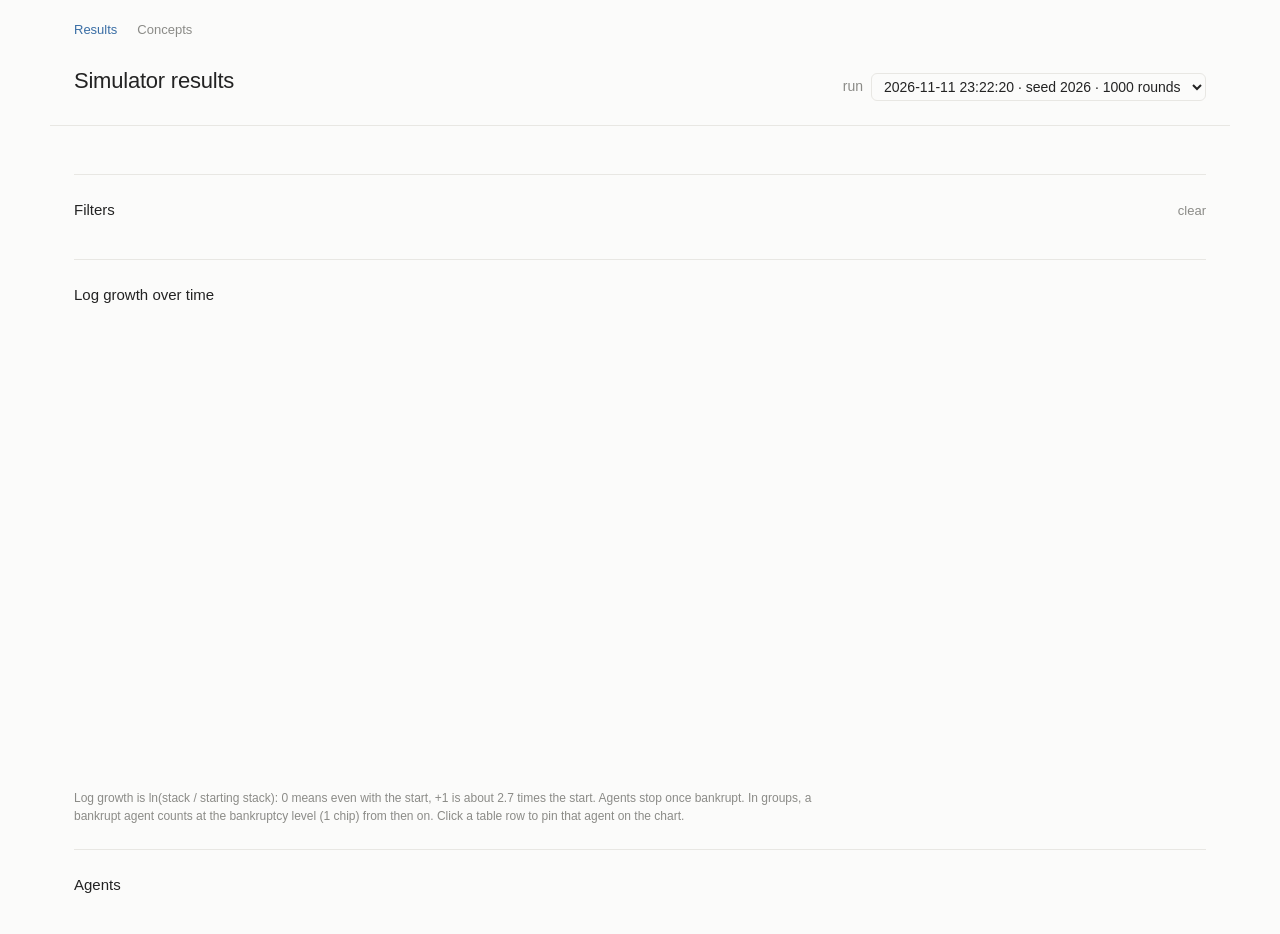
<file: index.html>
<!doctype html>
<html lang="en">
<head>
  <meta charset="utf-8">
  <meta name="viewport" content="width=device-width, initial-scale=1">
  <title>Simulator Results</title>
  <!-- the site lives in ui/, this page only forwards visitors there (used by GitHub Pages) -->
  <meta http-equiv="refresh" content="0; url=ui/">
  <link rel="canonical" href="ui/">
  <style>
    body { margin: 40px 24px; font-family: -apple-system, BlinkMacSystemFont, "Segoe UI", Arial, sans-serif; font-weight: 400; color: #8b8b87; background: #fbfbfa; }
    a { color: #3a6ea5; }
    @media (prefers-color-scheme: dark) { body { background: #151515; } a { color: #82a9d4; } }
  </style>
</head>
<body>
  <p>Opening the <a href="ui/">simulator results</a>…</p>
</body>
</html>
</file>
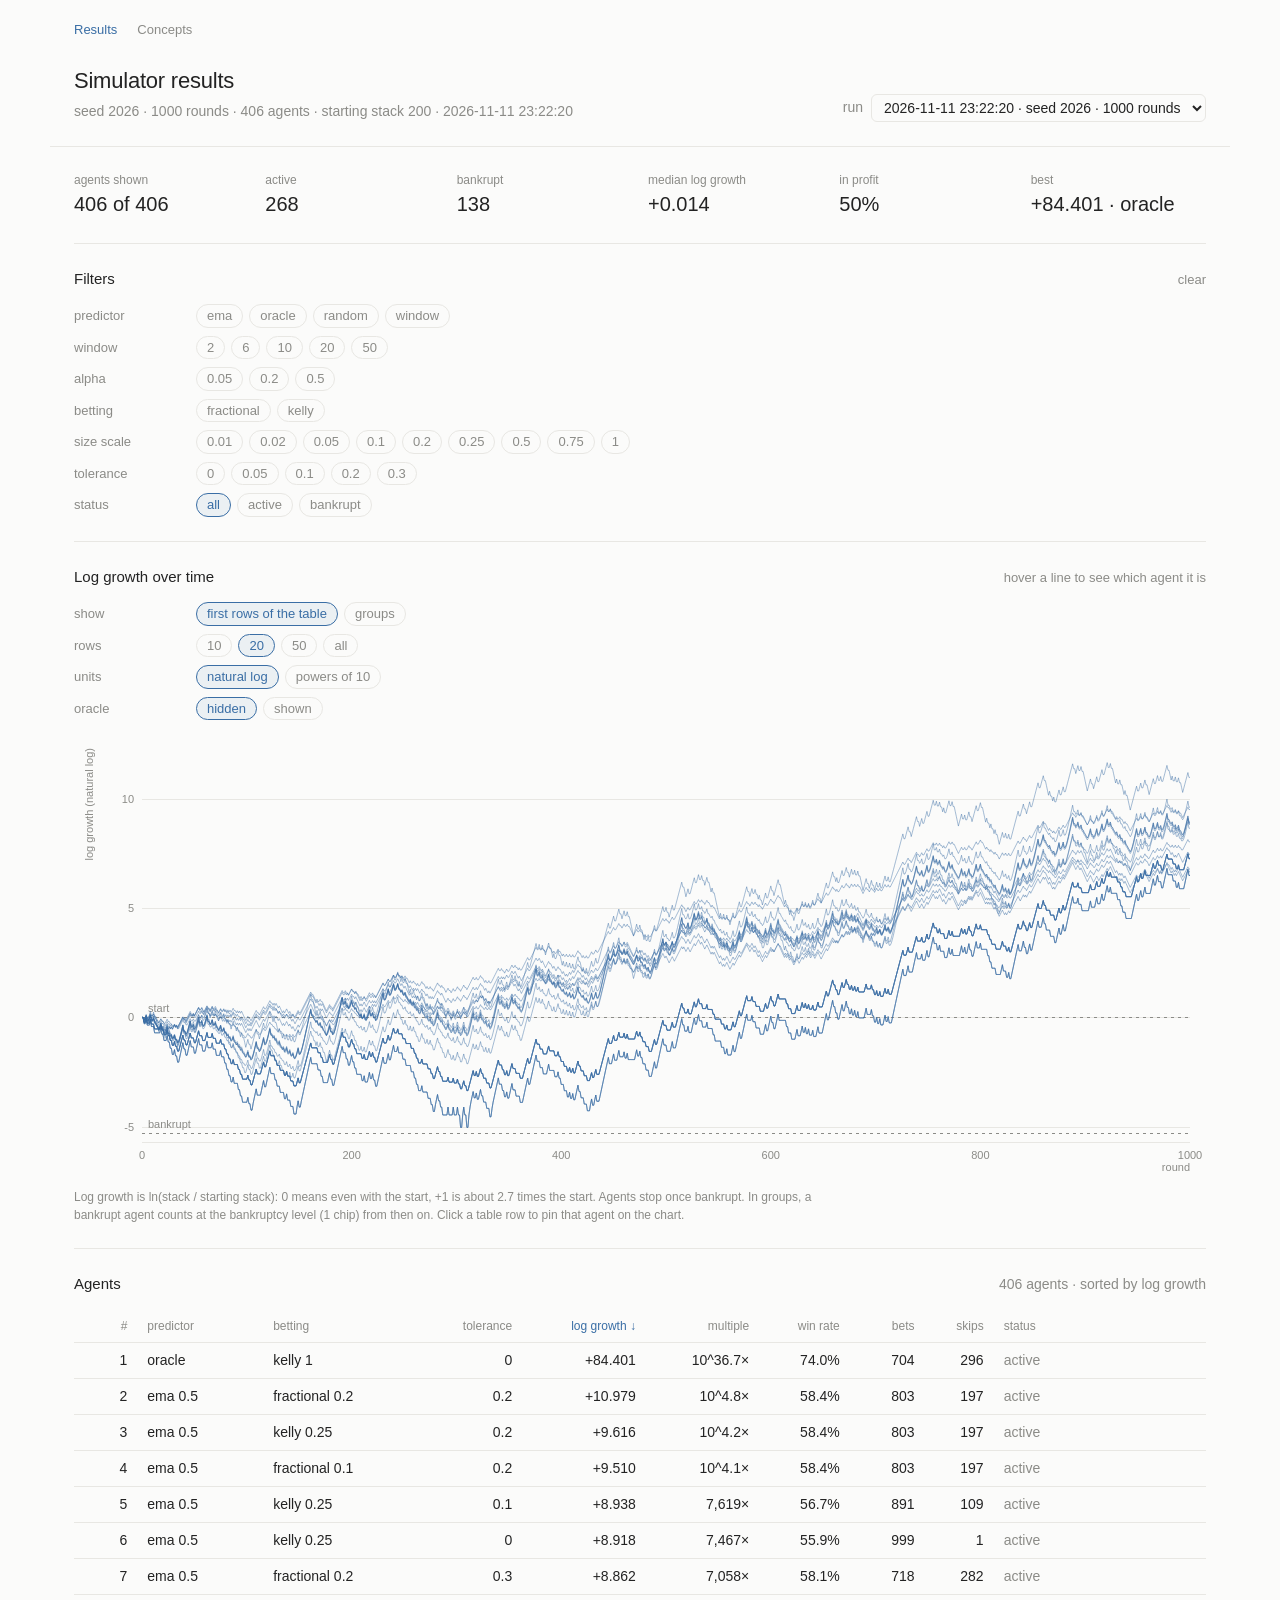
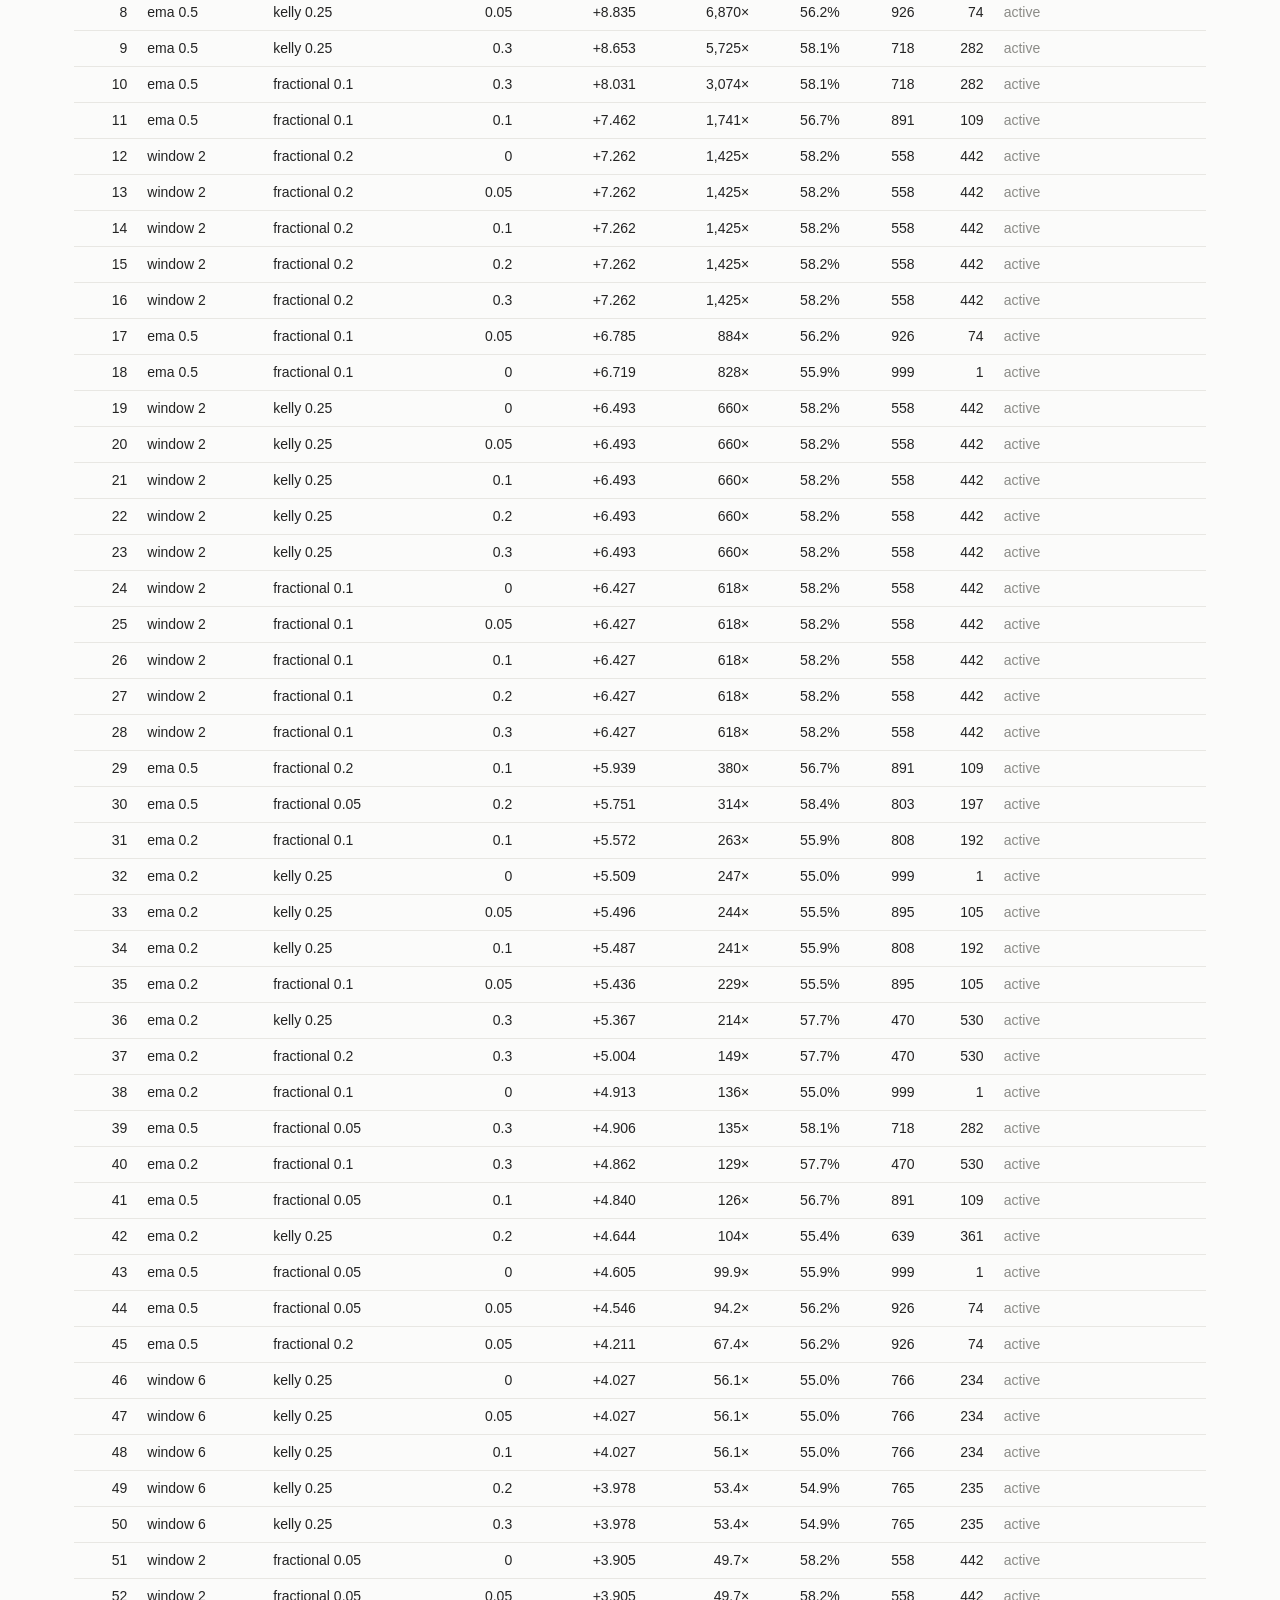
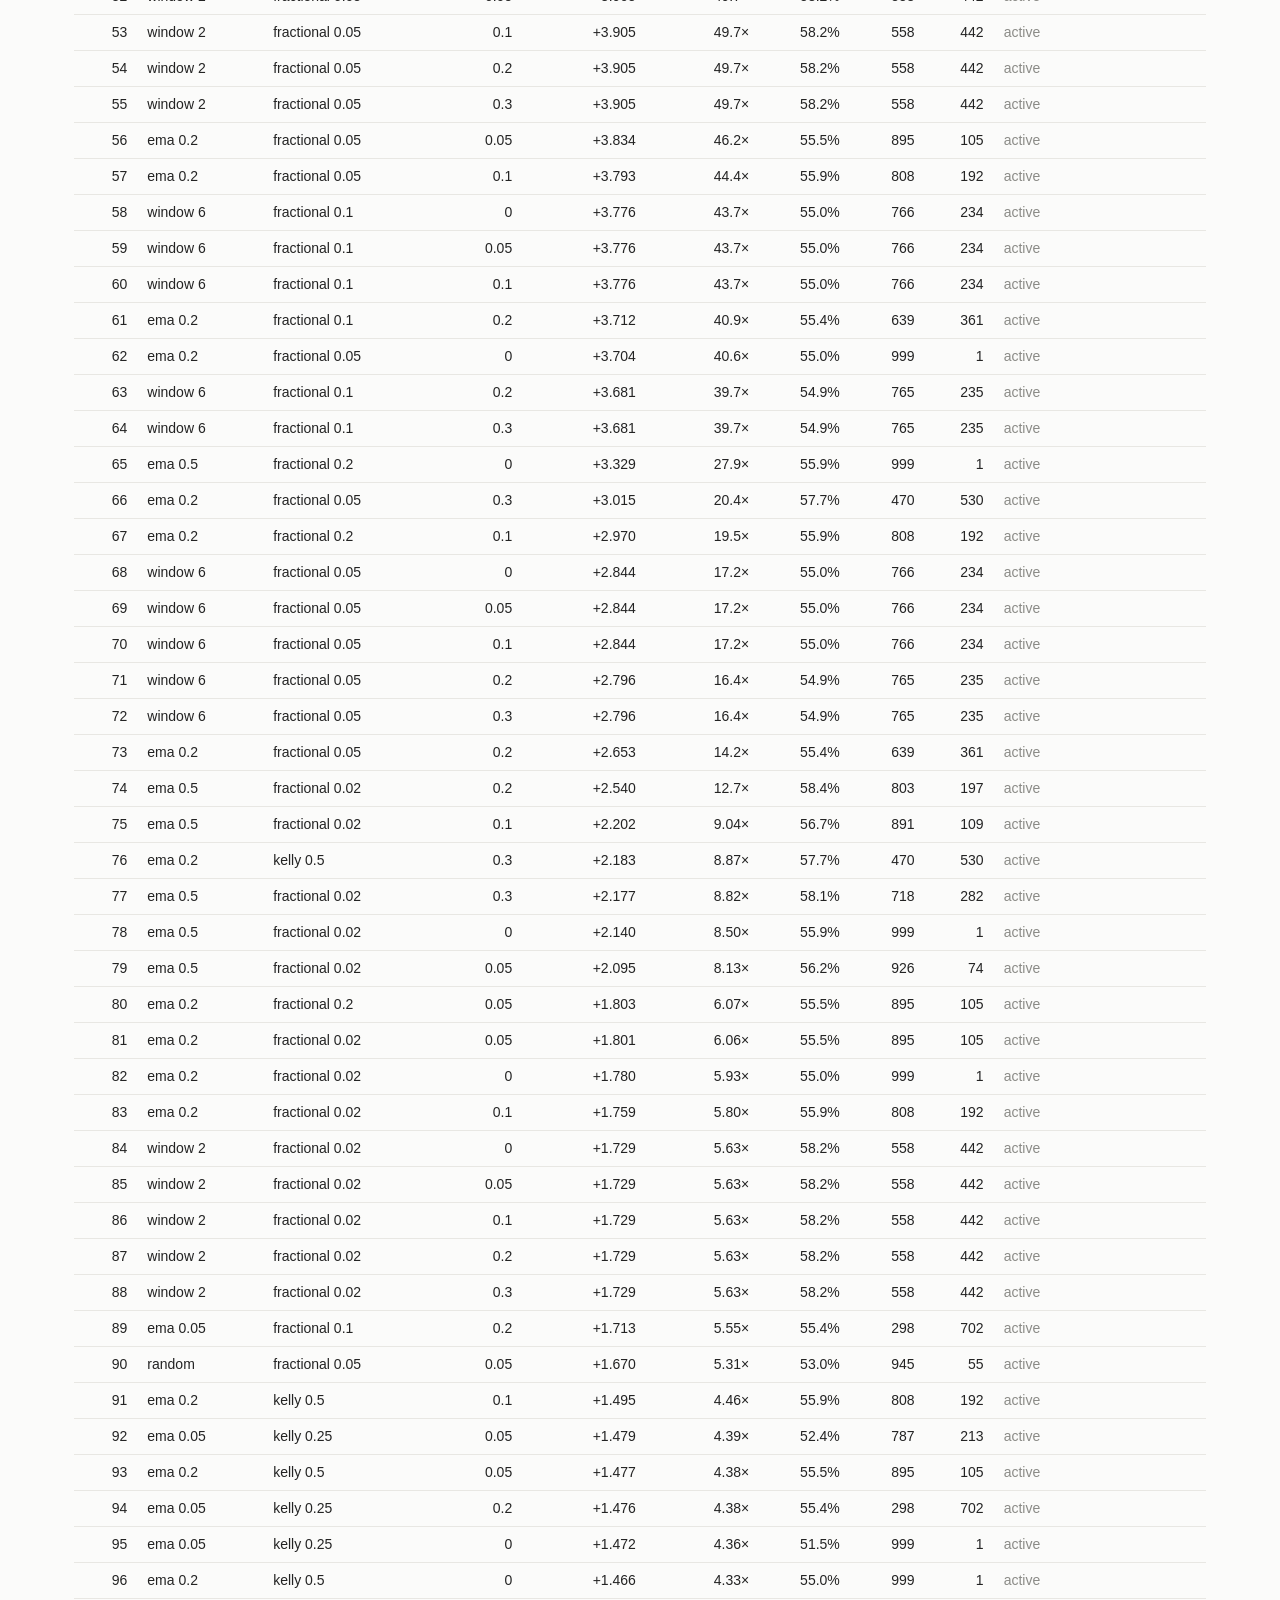
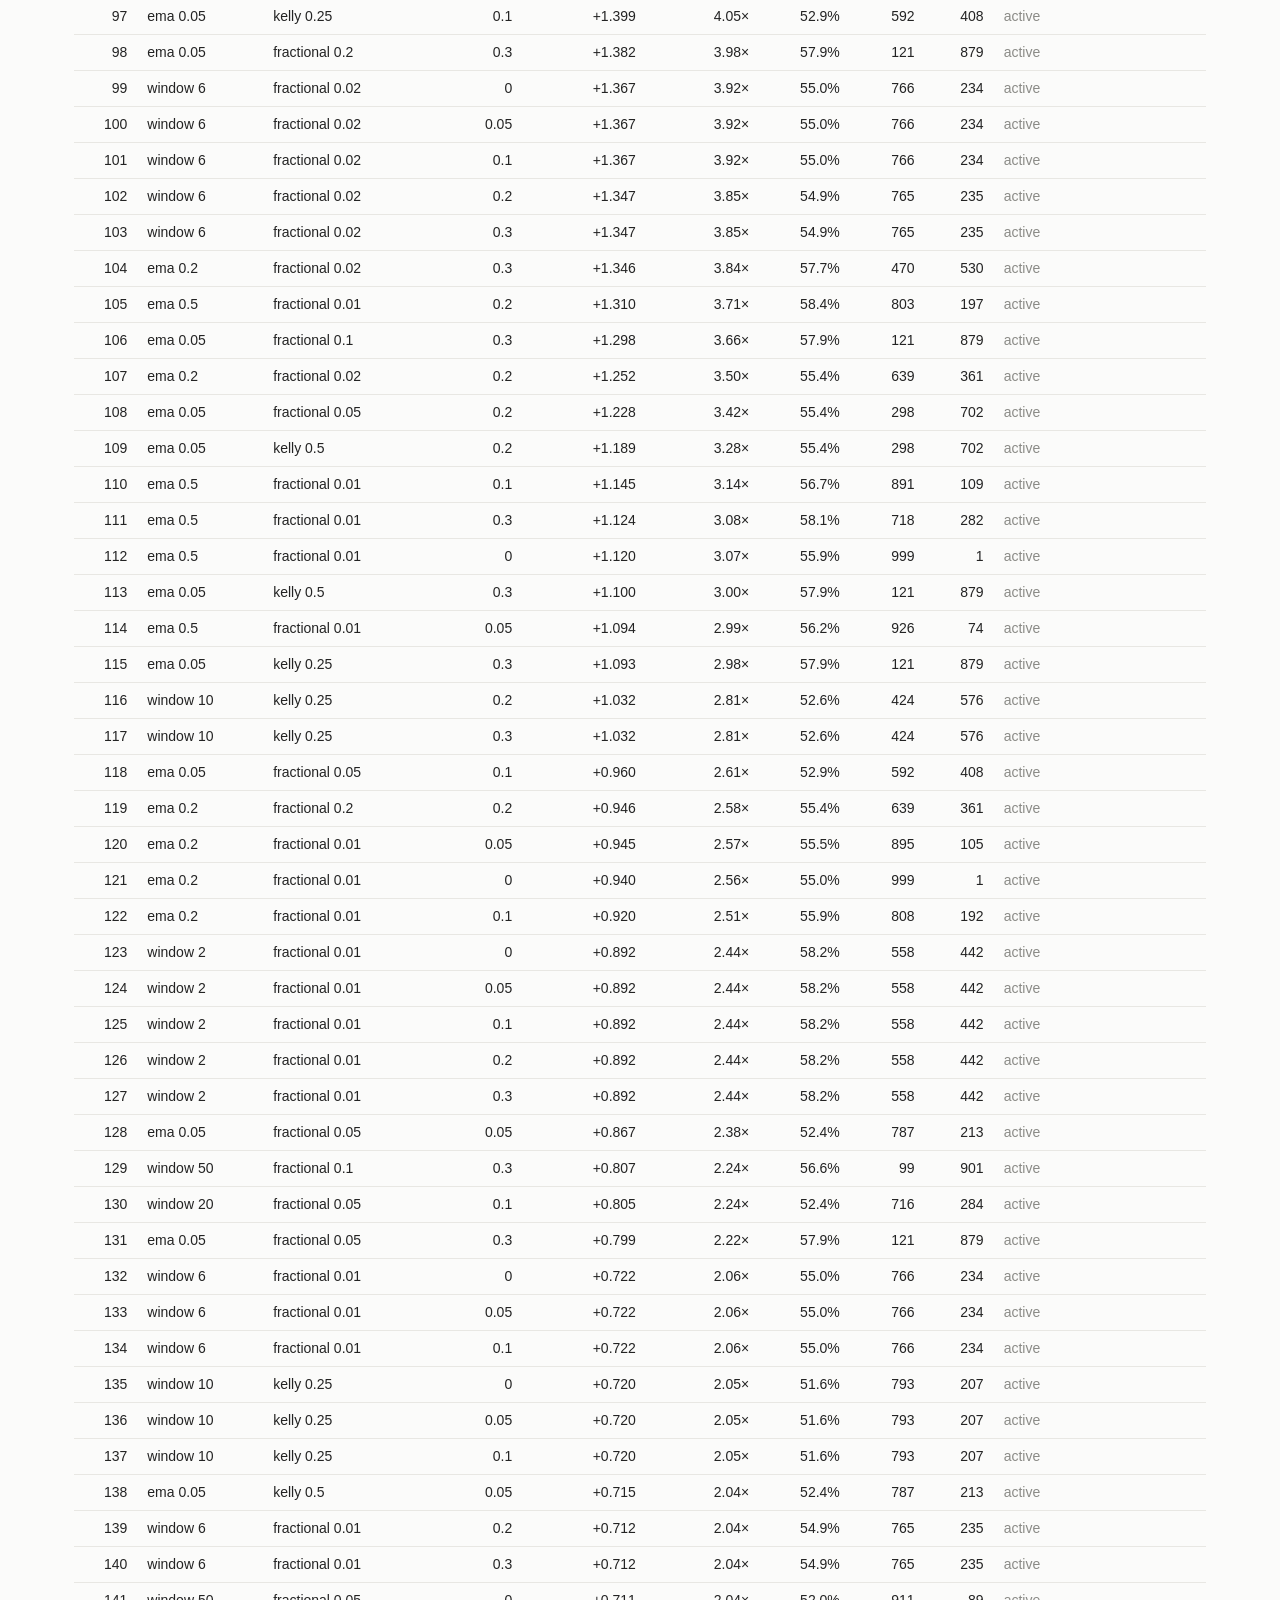
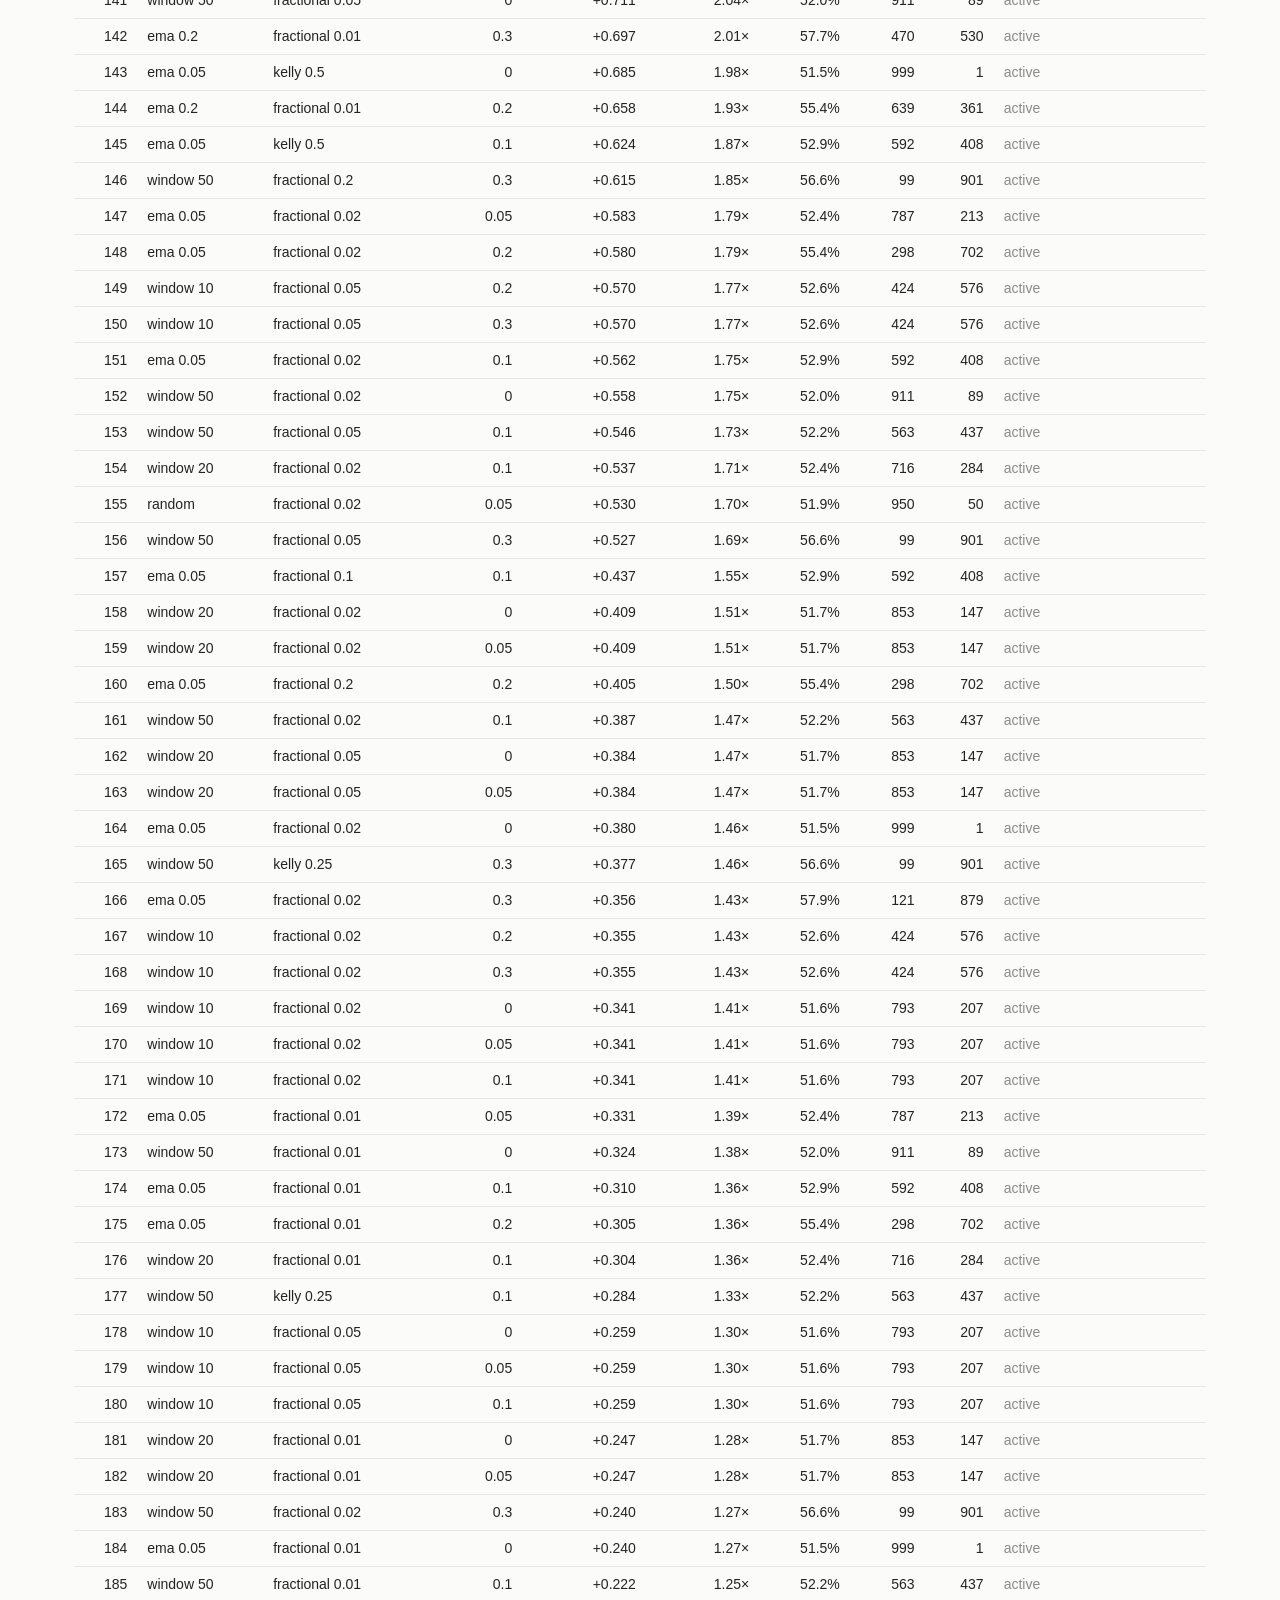
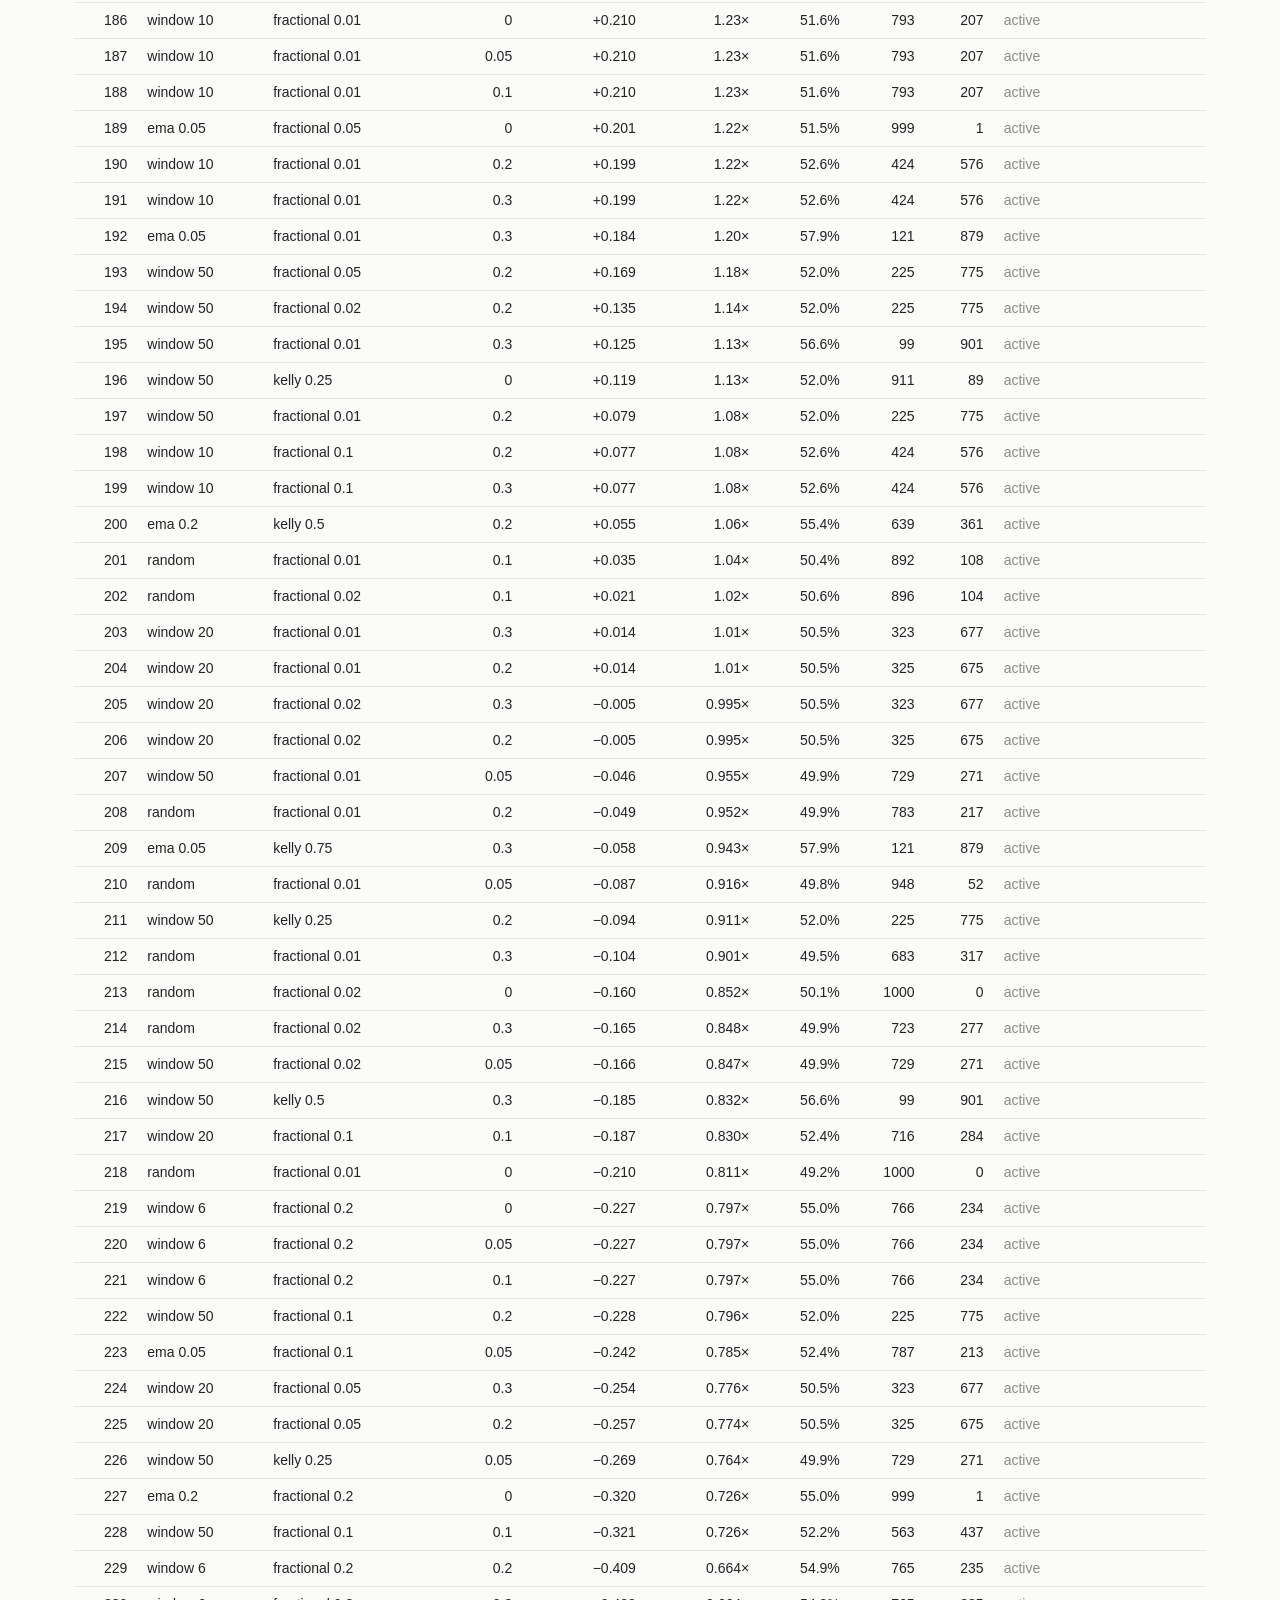
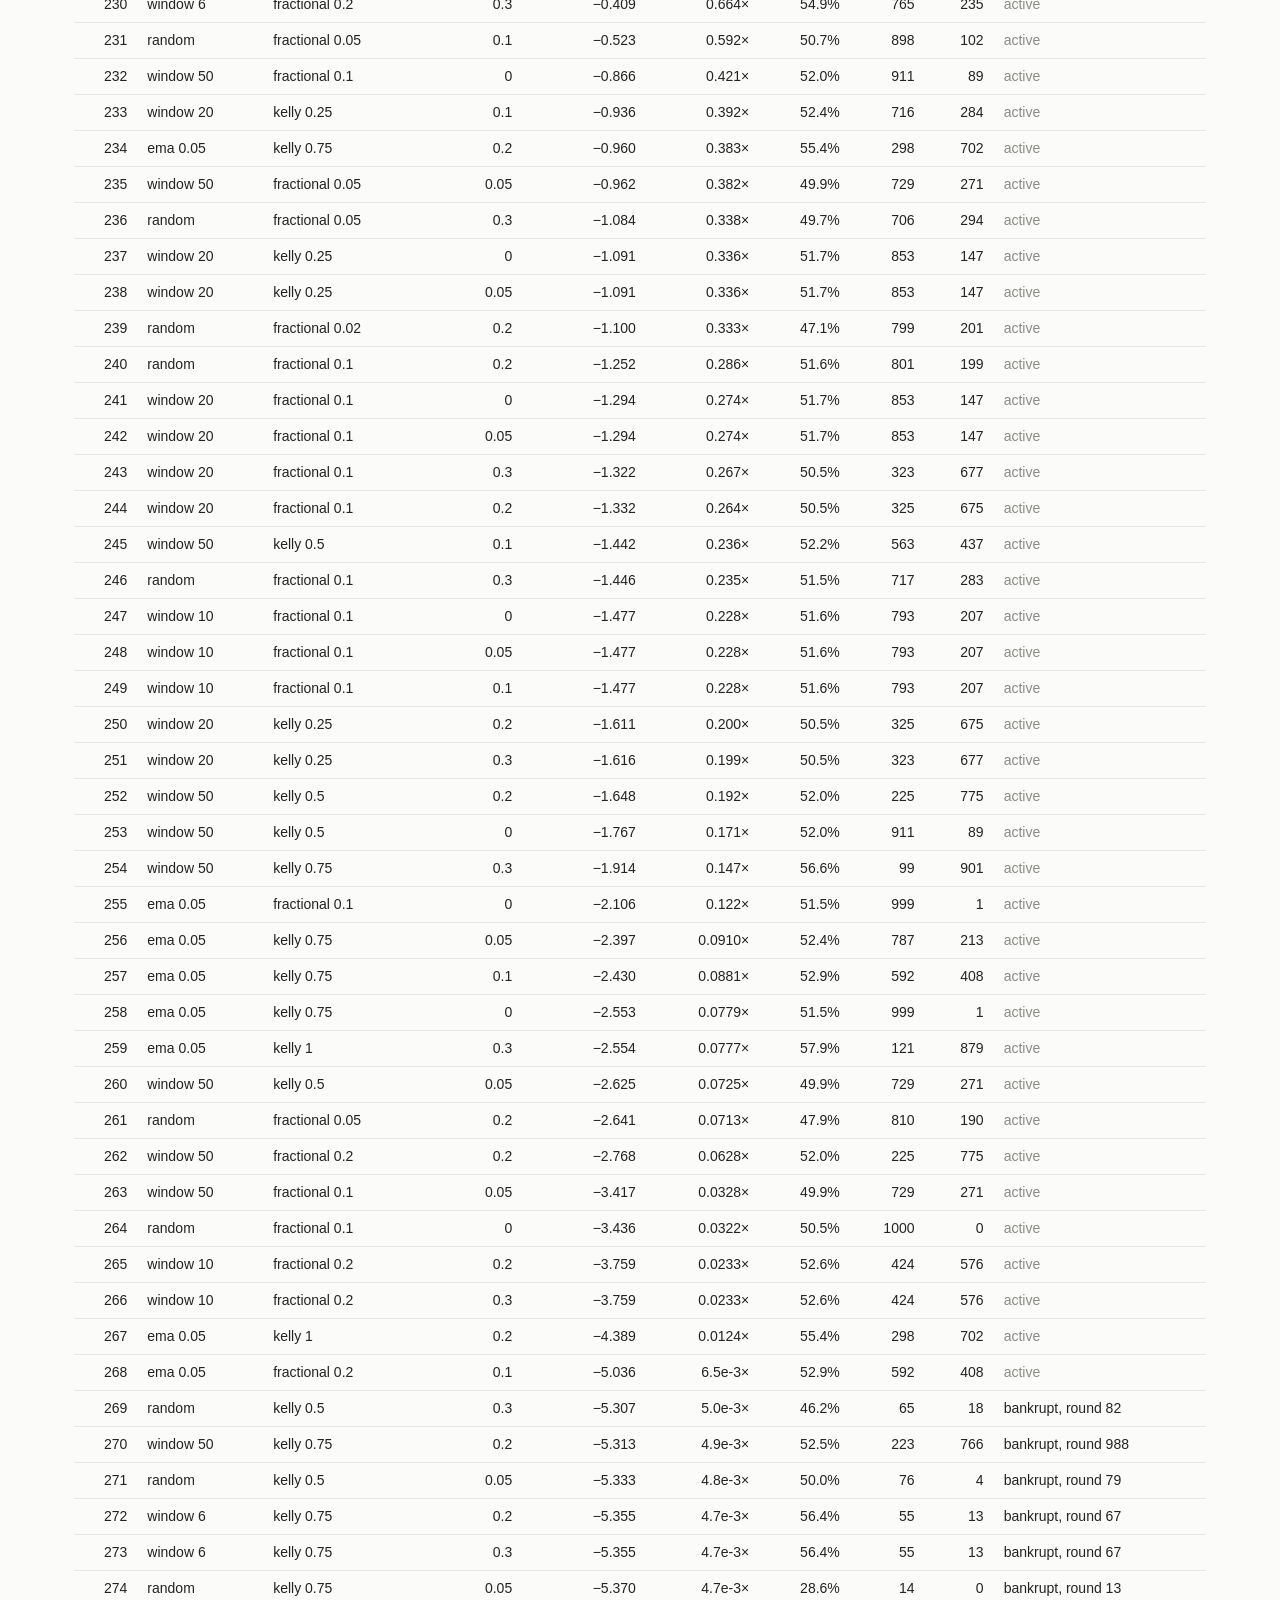
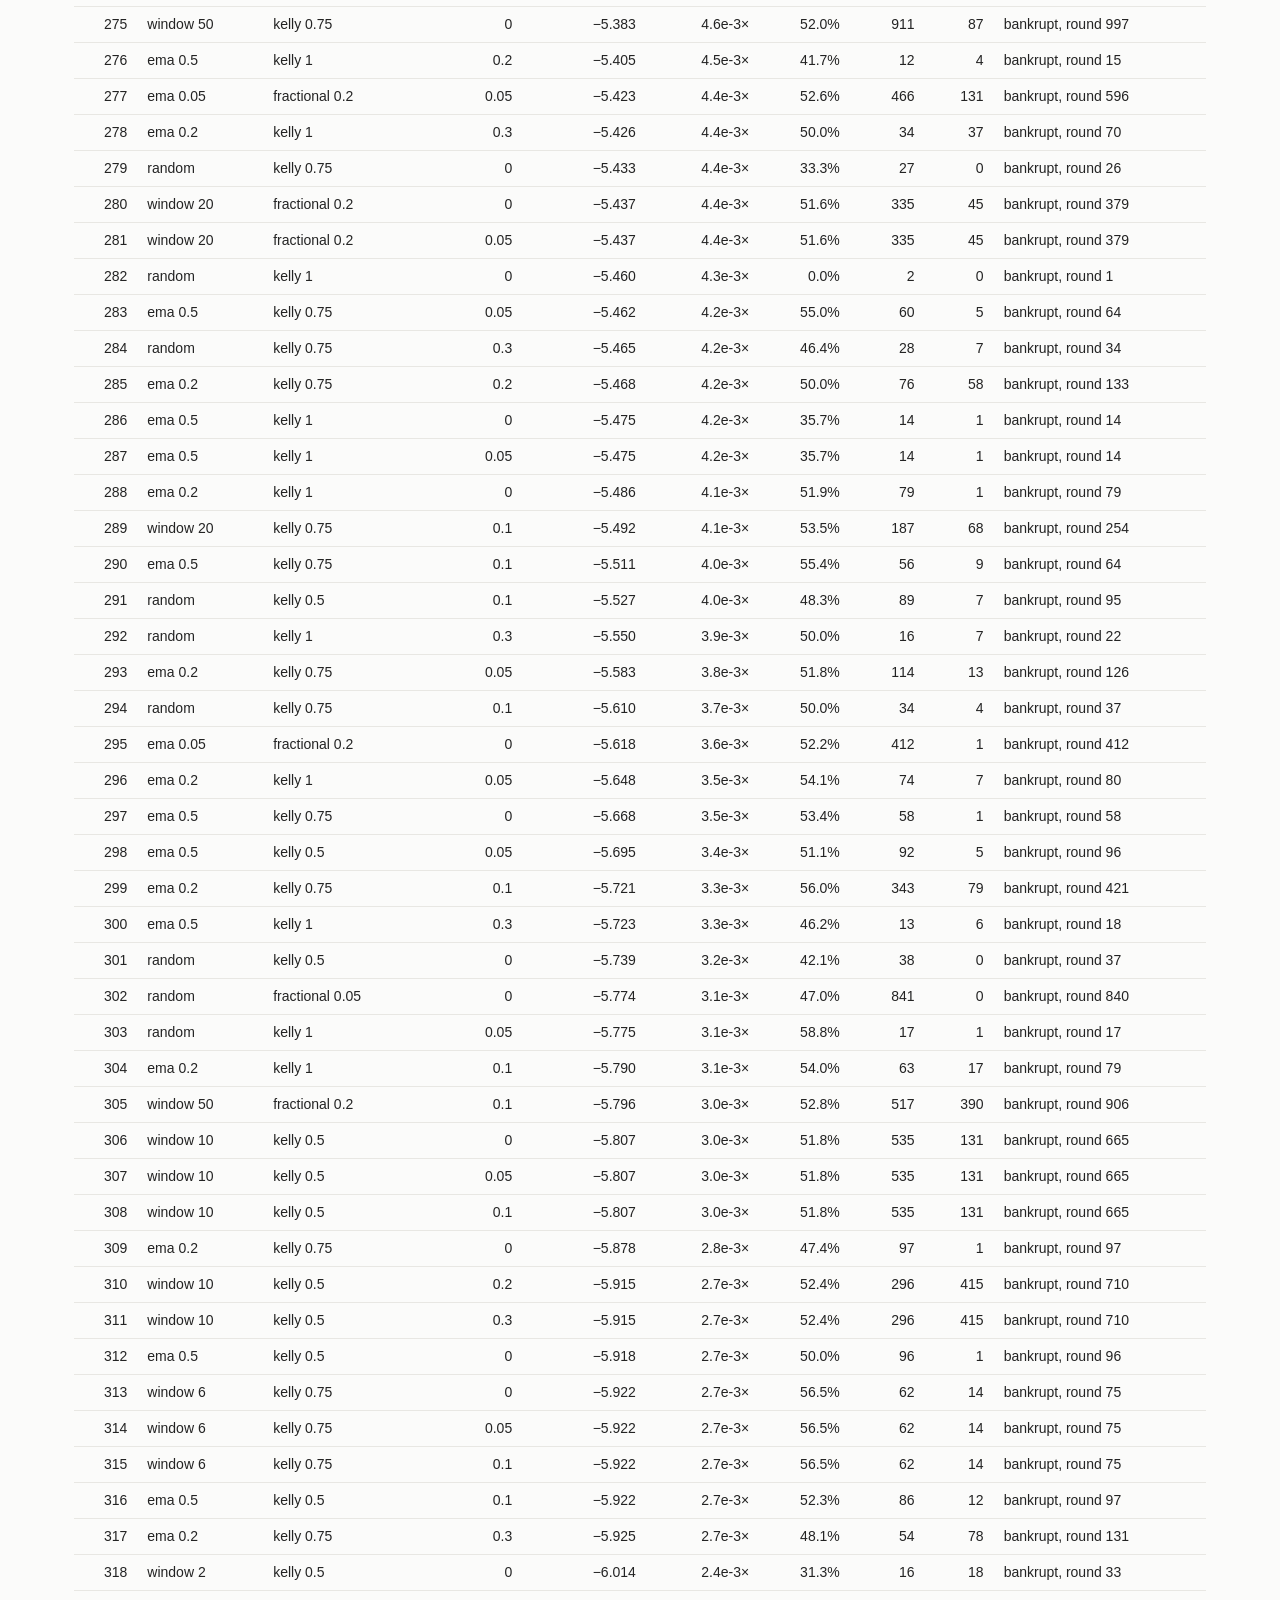
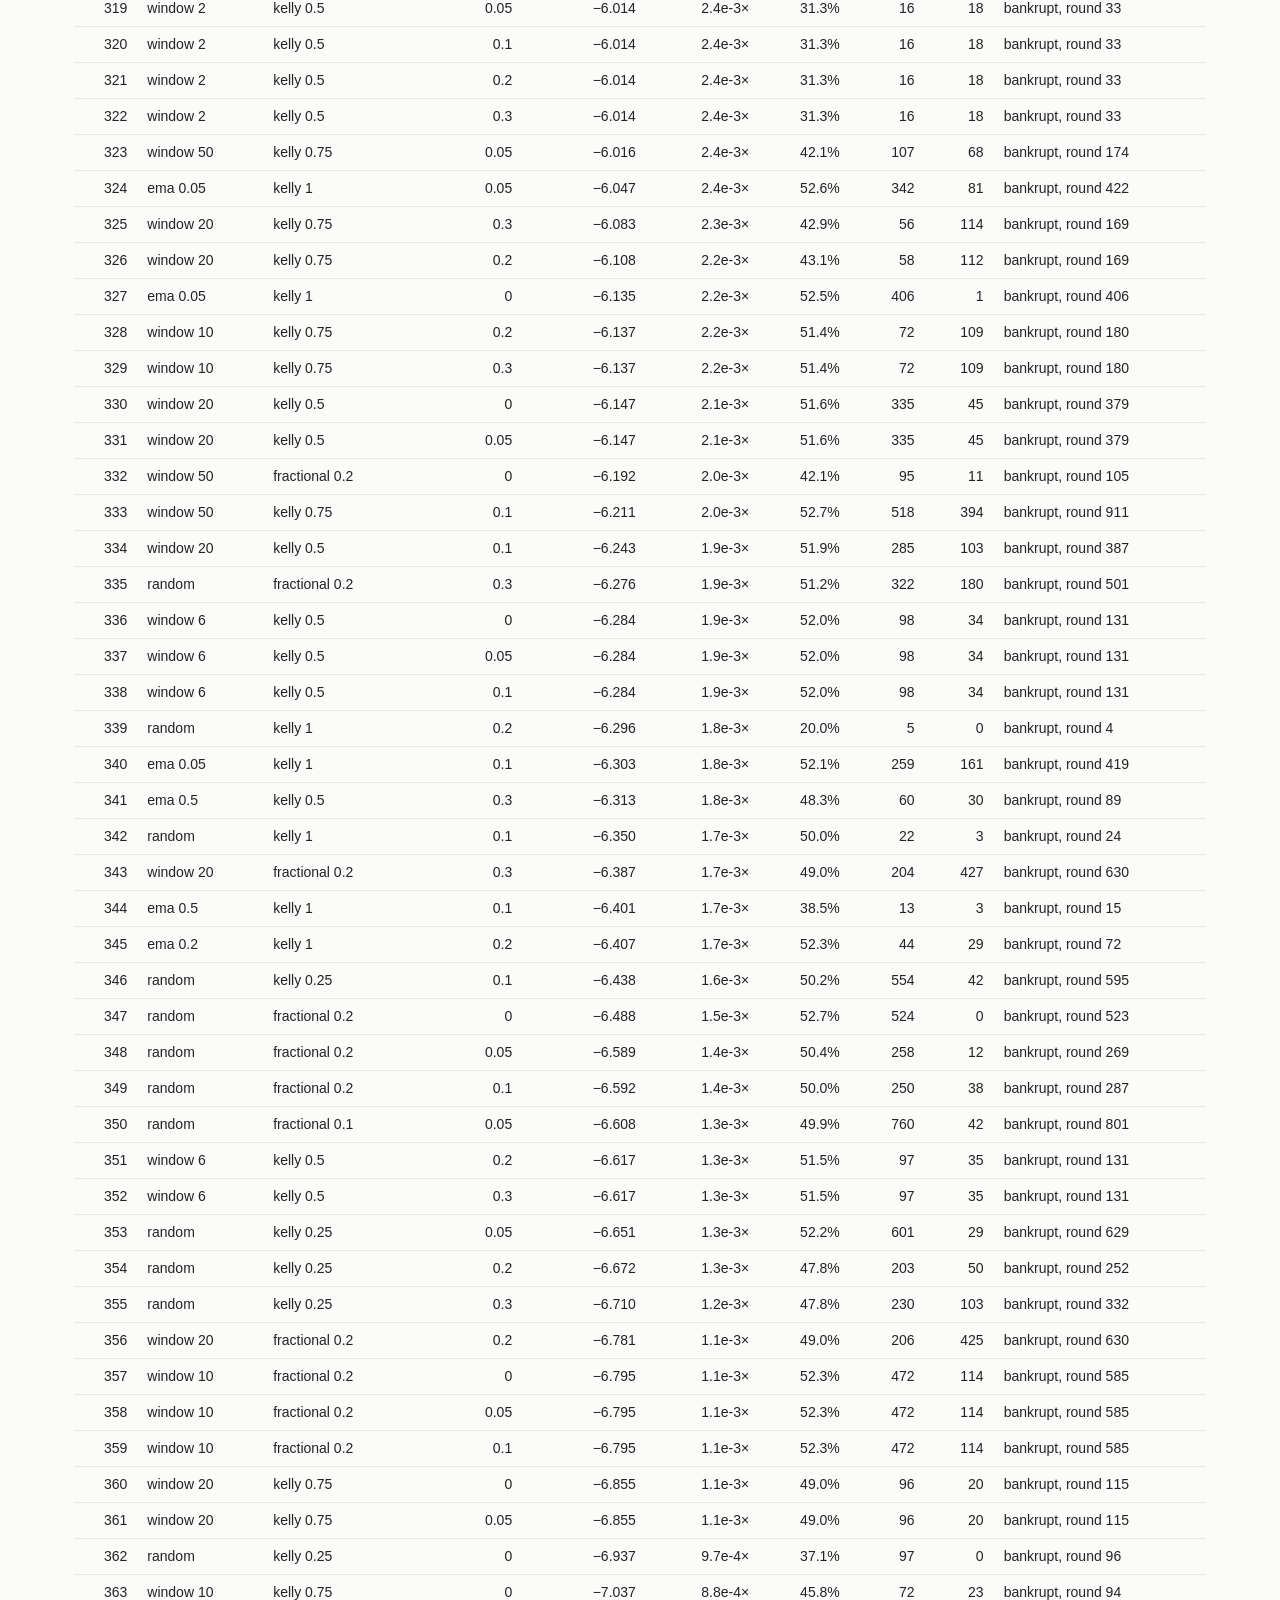
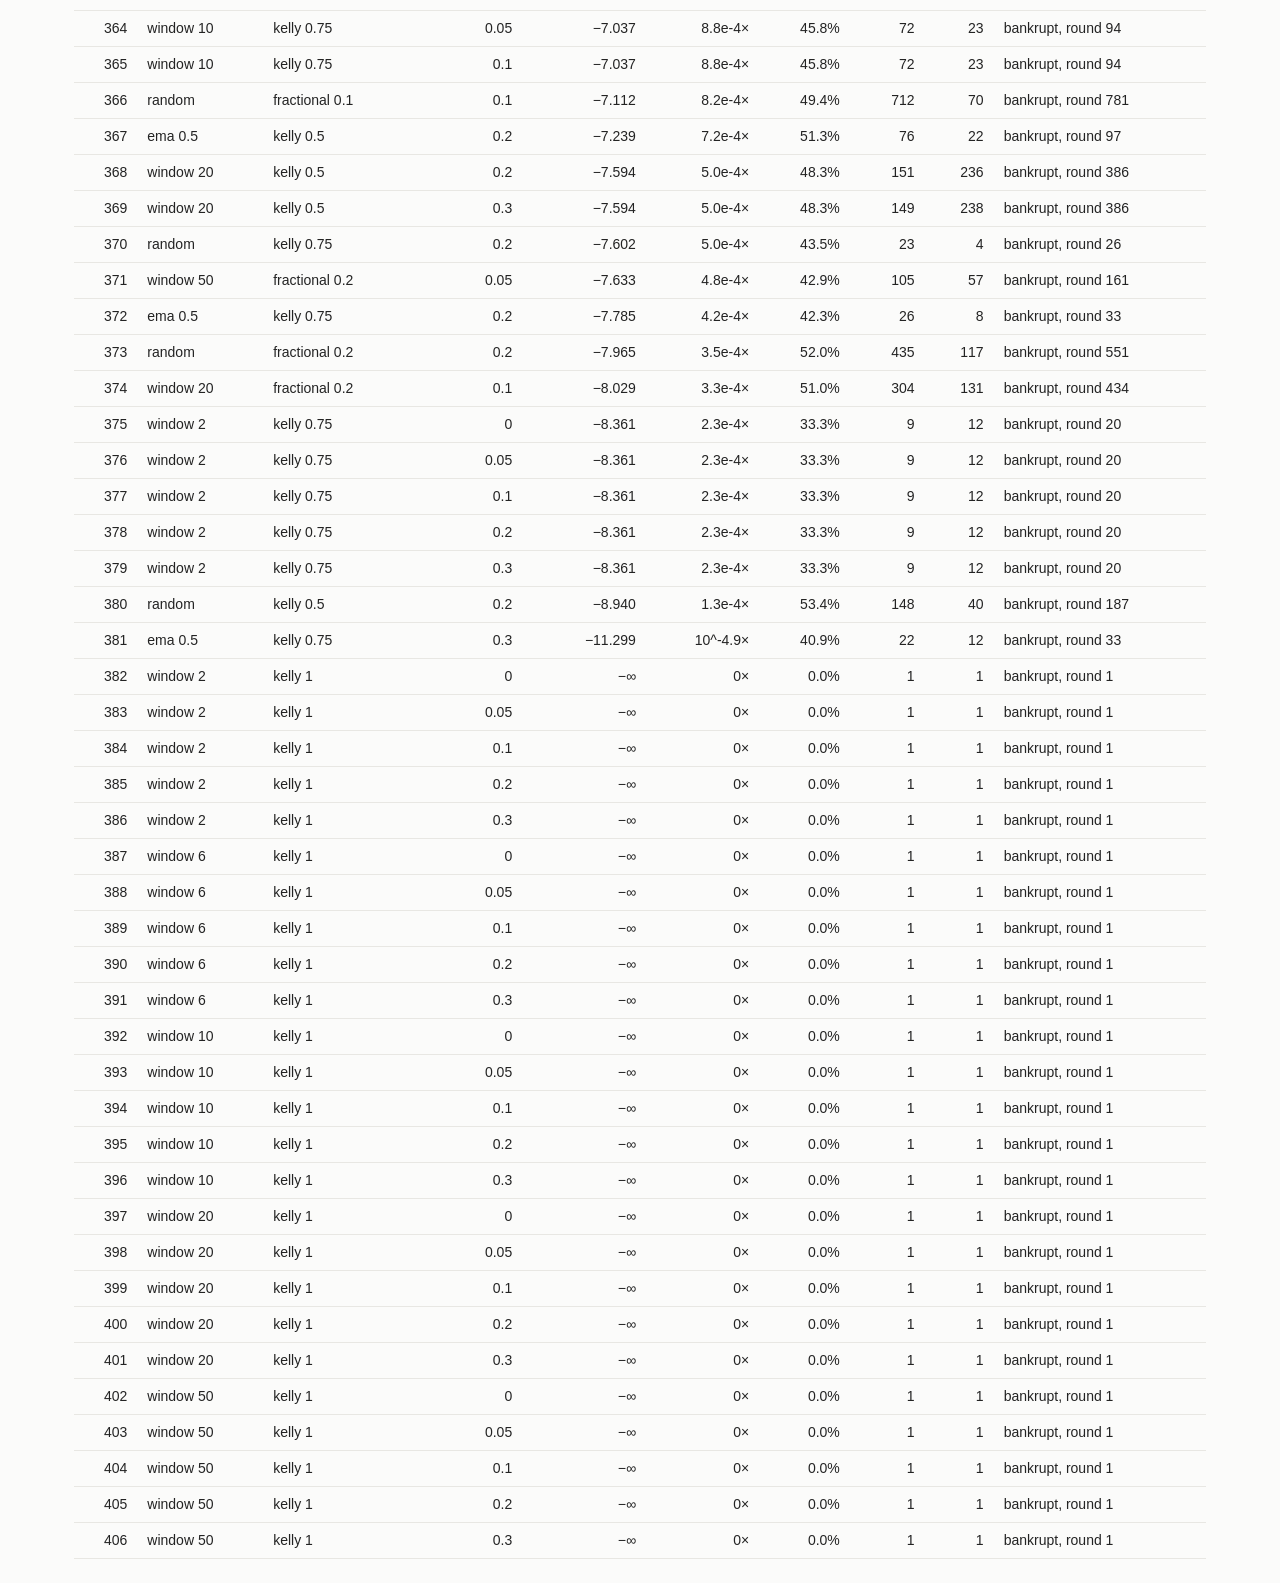
<file: ui/index.html>
<!doctype html>
<html lang="en">
<head>
  <meta charset="utf-8">
  <meta name="viewport" content="width=device-width, initial-scale=1">
  <title>Simulator Results</title>
  <link rel="stylesheet" href="style.css">
</head>
<body>
  <nav class="site-nav">
    <a href="index.html" aria-current="page">Results</a>
    <a href="concepts.html">Concepts</a>
  </nav>
  <header class="page-header">
    <div>
      <h1>Simulator results</h1>
      <p id="run-meta" class="muted"></p>
    </div>
    <label class="run-picker">
      <span class="muted">run</span>
      <select id="run-select"></select>
    </label>
  </header>

  <main>
    <p id="message" class="message" hidden></p>

    <section id="summary" class="summary" aria-label="Summary"></section>

    <section class="block" aria-label="Filters">
      <div class="block-head">
        <h2>Filters</h2>
        <button type="button" id="clear-filters" class="text-button">clear</button>
      </div>
      <div id="filters" class="filters"></div>
    </section>

    <section class="block" aria-label="Log growth over time">
      <div class="block-head">
        <h2>Log growth over time</h2>
        <span id="readout" class="readout muted"></span>
      </div>
      <div id="chart-controls" class="controls"></div>
      <div class="chart-wrap">
        <canvas id="chart"></canvas>
      </div>
      <p class="note muted">
        Log growth is ln(stack / starting stack): 0 means even with the start, +1 is about 2.7 times the start.
        Agents stop once bankrupt. In groups, a bankrupt agent counts at the bankruptcy level (1 chip) from then on.
        Click a table row to pin that agent on the chart.
      </p>
    </section>

    <section class="block" aria-label="Agents">
      <div class="block-head">
        <h2>Agents</h2>
        <span id="table-count" class="muted"></span>
      </div>
      <div class="table-wrap">
        <table id="agents-table">
          <thead></thead>
          <tbody></tbody>
        </table>
      </div>
    </section>
  </main>

  <script type="module" src="app.js"></script>
</body>
</html>
</file>
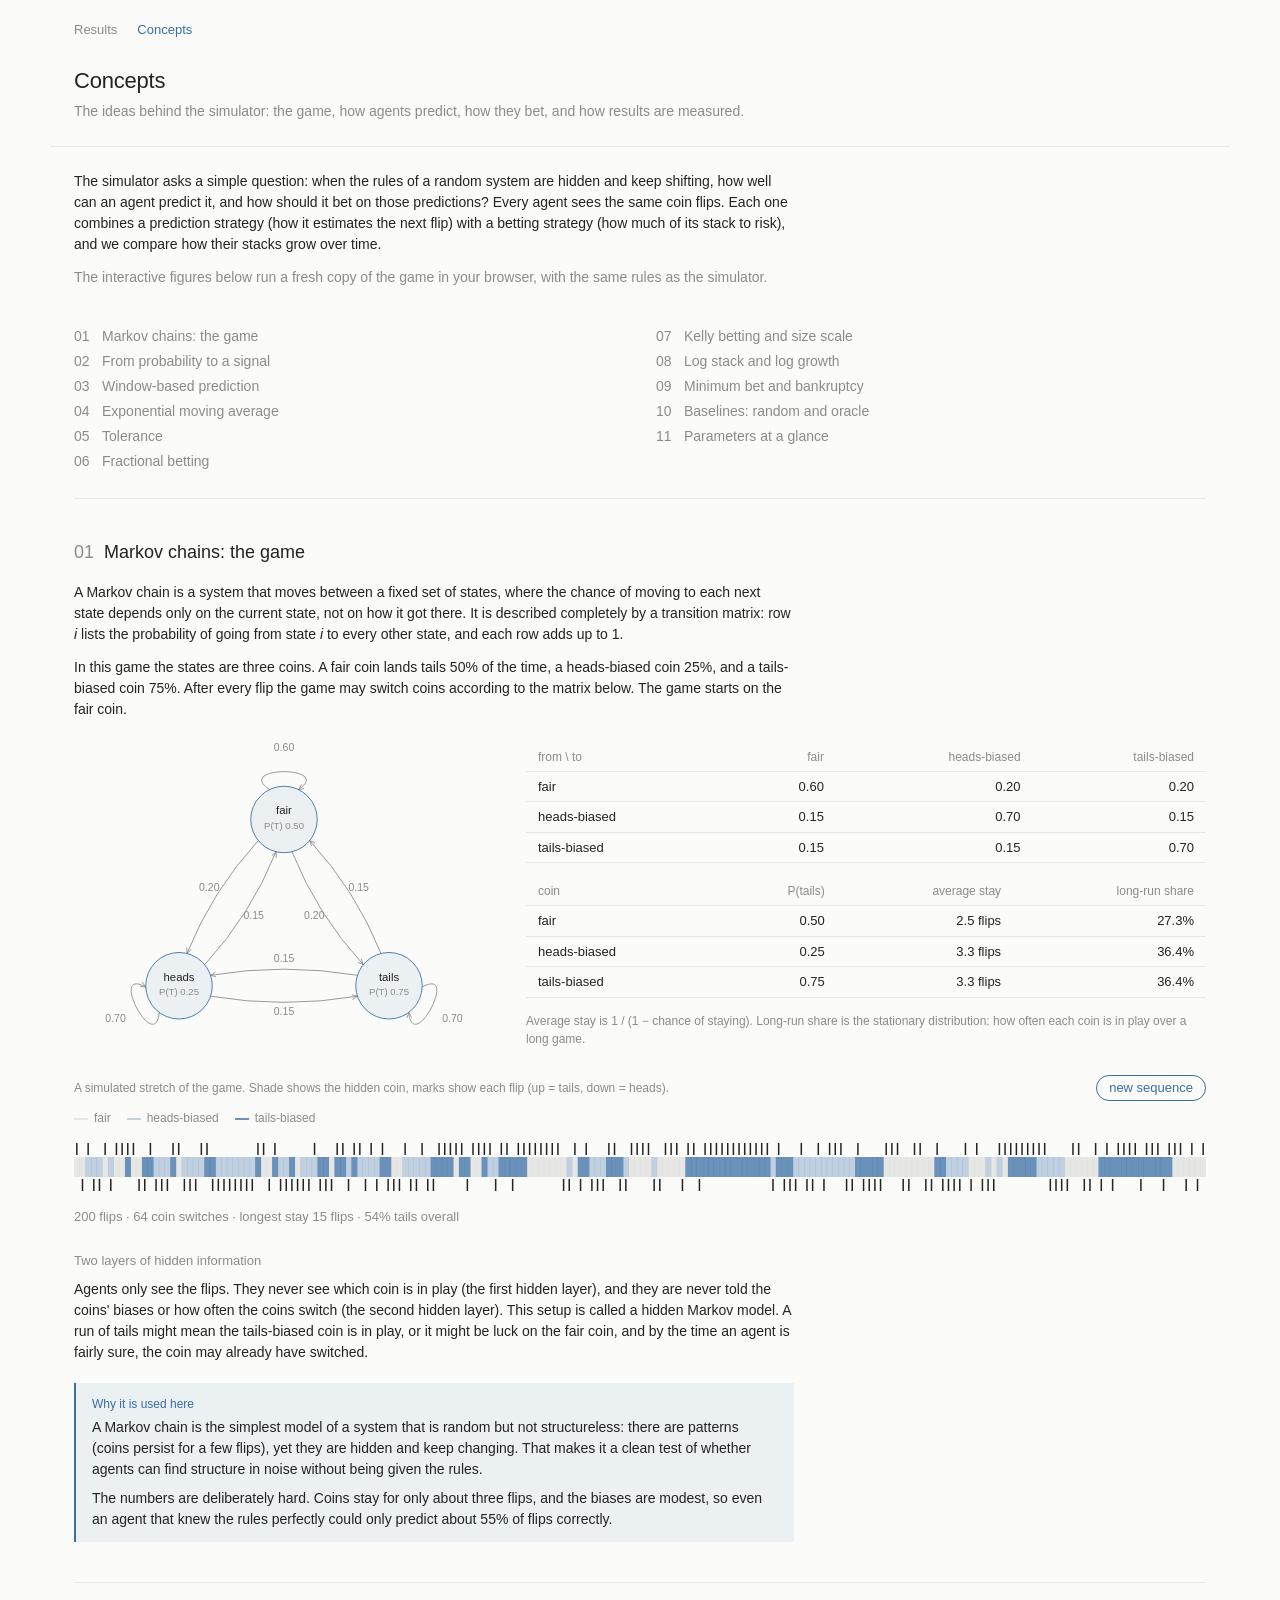
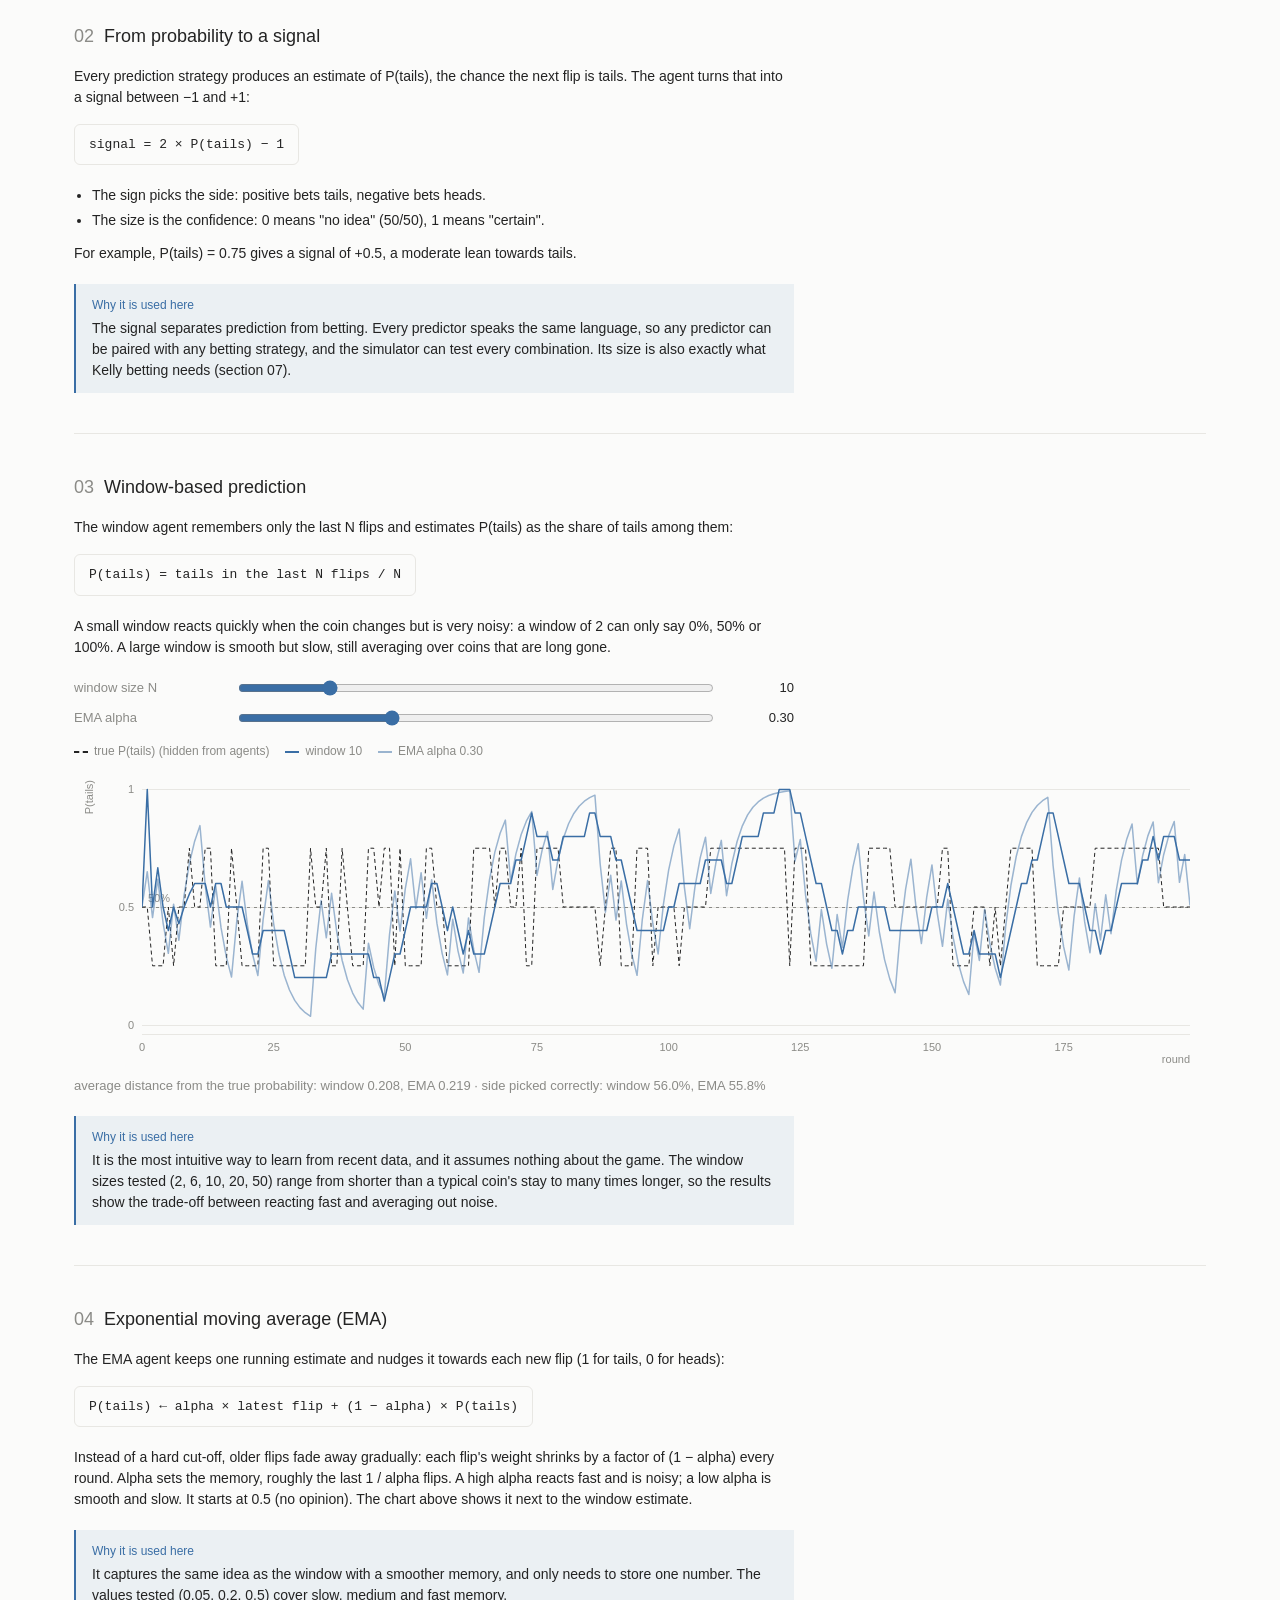
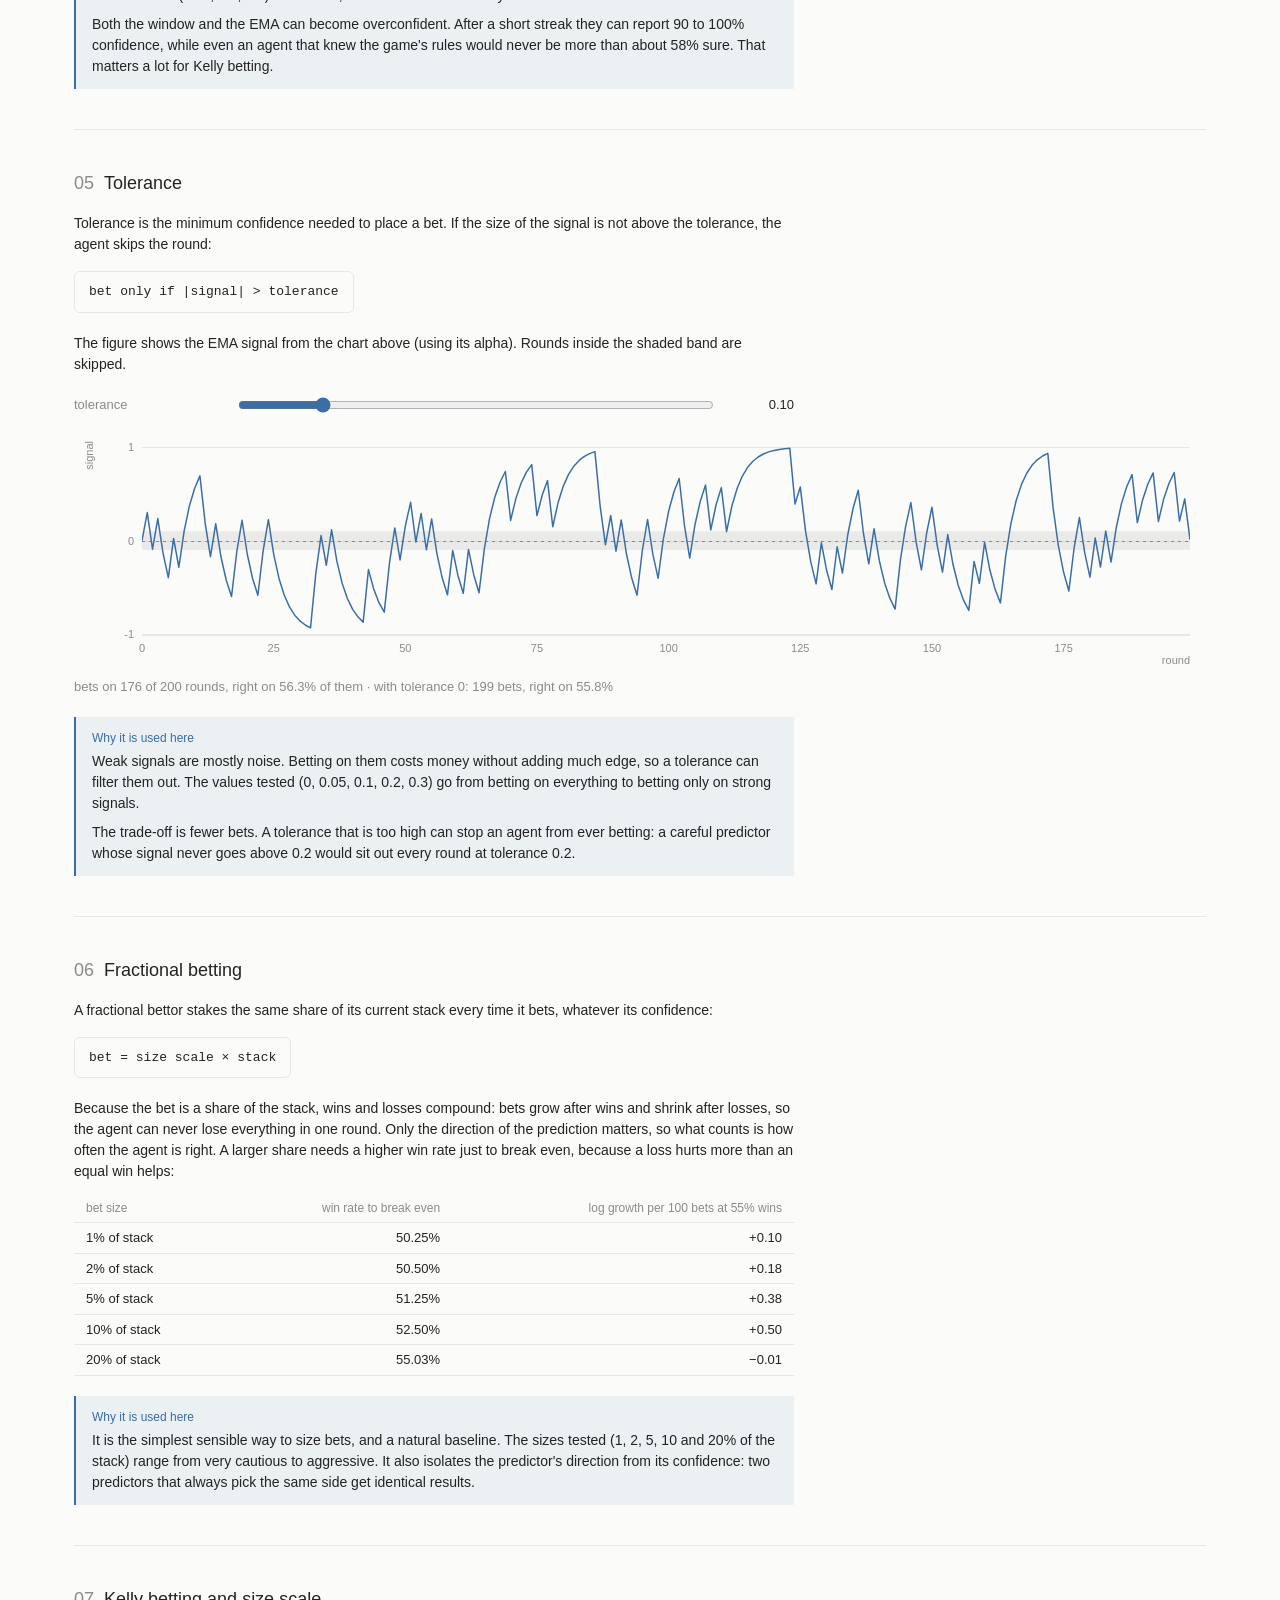
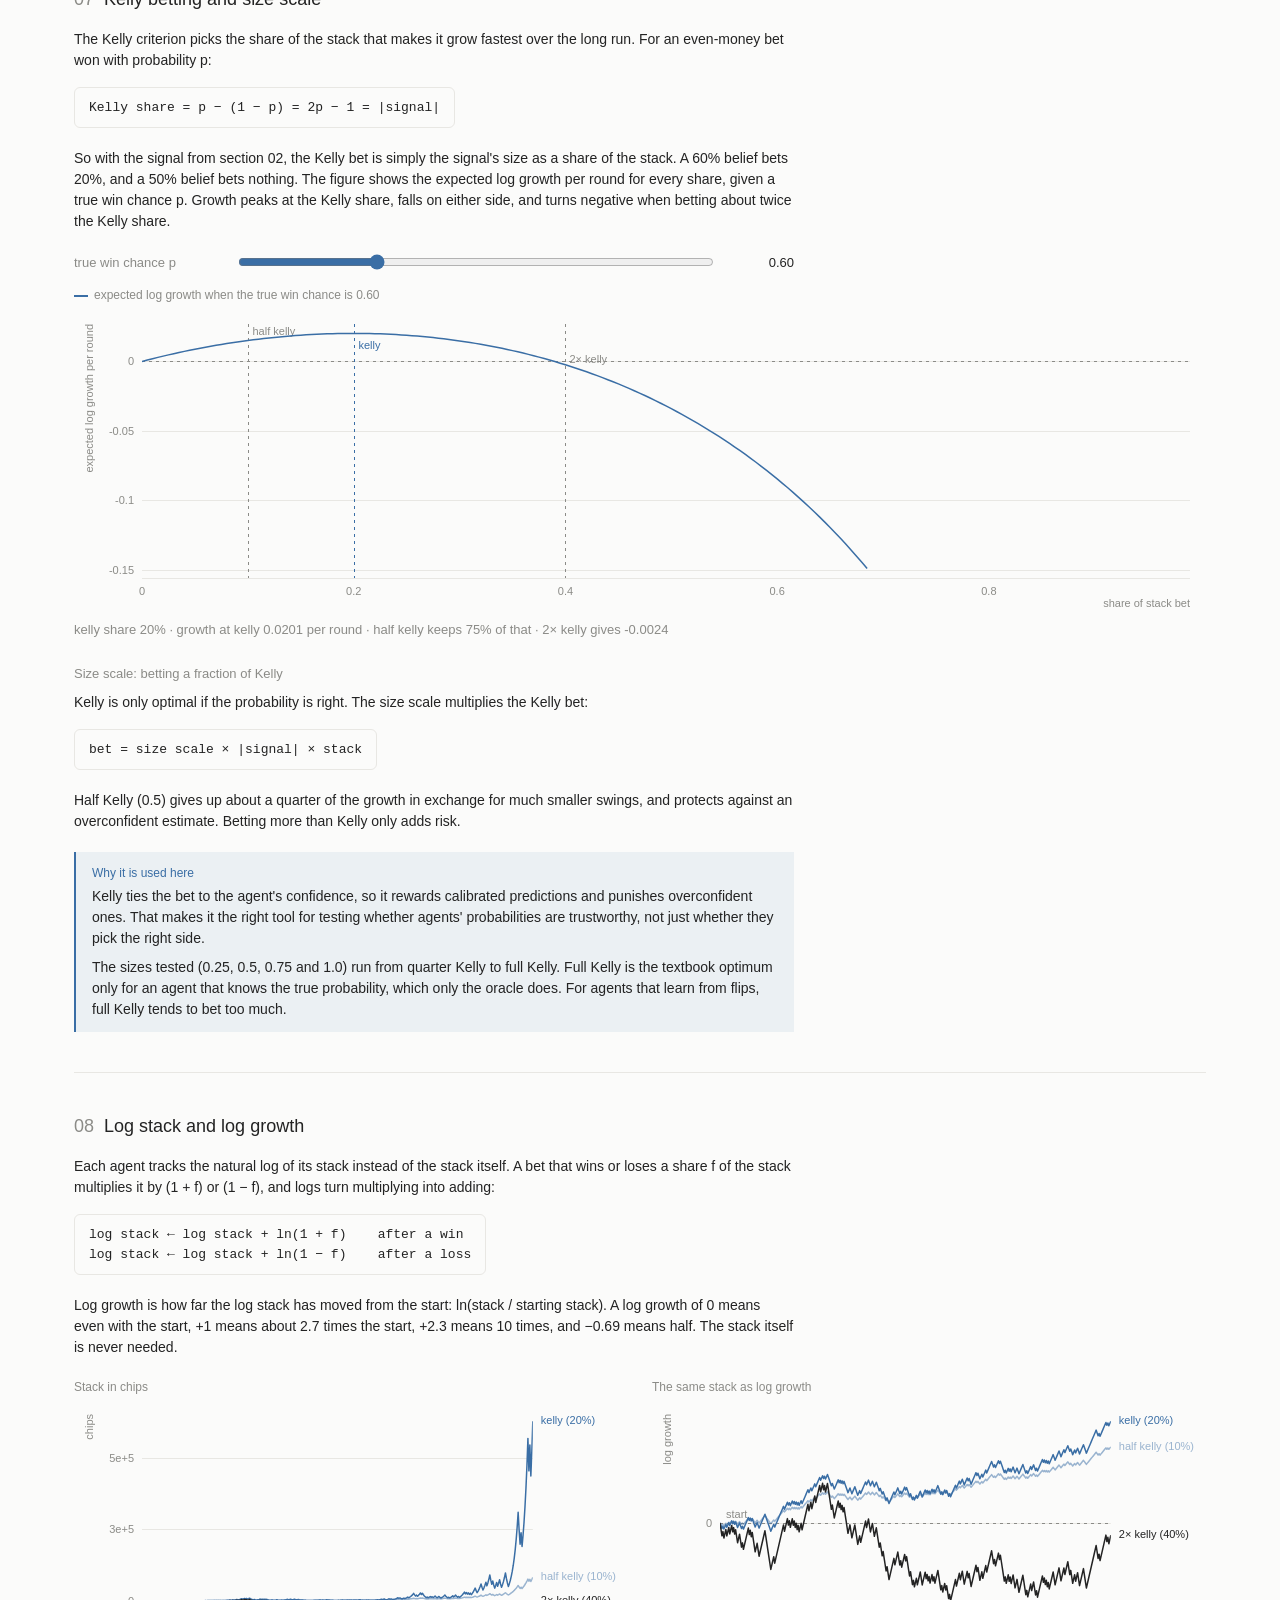
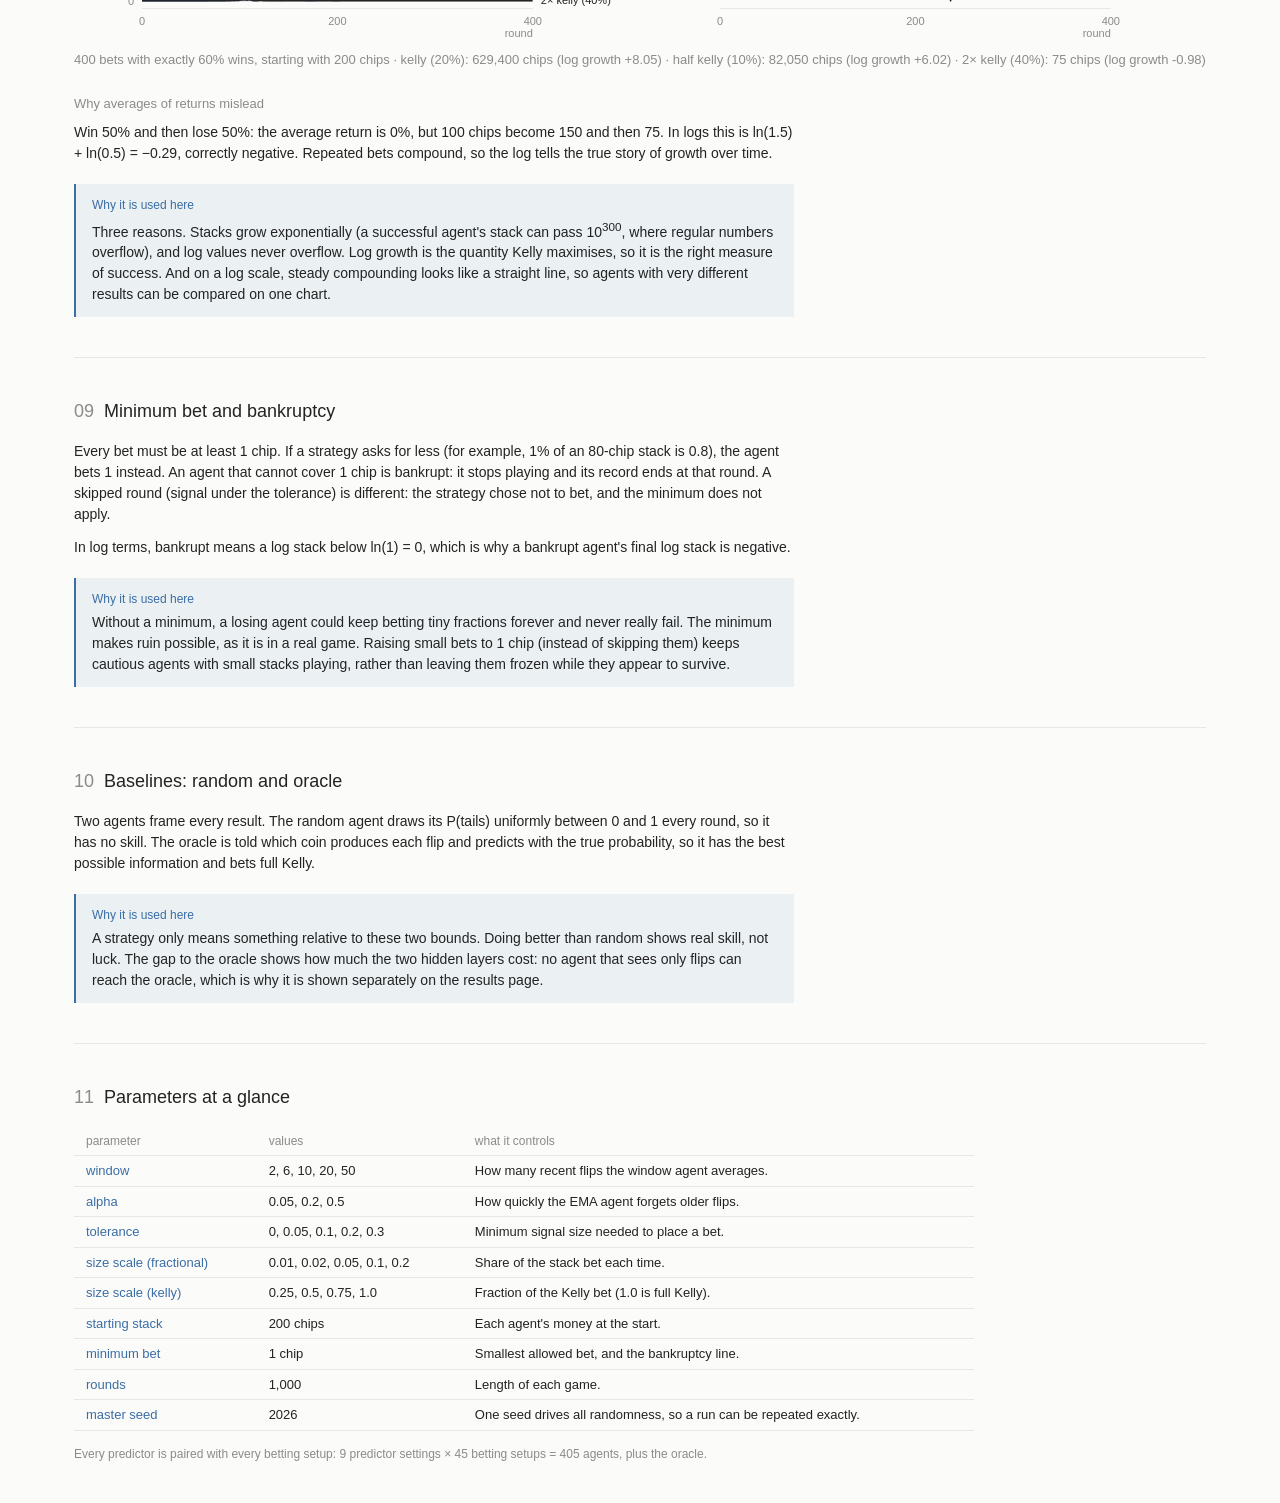
<file: ui/concepts.html>
<!doctype html>
<html lang="en">
<head>
  <meta charset="utf-8">
  <meta name="viewport" content="width=device-width, initial-scale=1">
  <title>Simulator Concepts</title>
  <link rel="stylesheet" href="style.css">
</head>
<body>
  <nav class="site-nav">
    <a href="index.html">Results</a>
    <a href="concepts.html" aria-current="page">Concepts</a>
  </nav>
  <header class="page-header">
    <div>
      <h1>Concepts</h1>
      <p class="muted">The ideas behind the simulator: the game, how agents predict, how they bet, and how results are measured.</p>
    </div>
  </header>

  <main>
    <section class="prose" style="padding-top: 24px">
      <p>
        The simulator asks a simple question: when the rules of a random system are hidden and keep shifting,
        how well can an agent predict it, and how should it bet on those predictions? Every agent sees the same
        coin flips. Each one combines a prediction strategy (how it estimates the next flip) with a betting
        strategy (how much of its stack to risk), and we compare how their stacks grow over time.
      </p>
      <p class="muted">
        The interactive figures below run a fresh copy of the game in your browser, with the same rules as the simulator.
      </p>
    </section>

    <nav class="contents" aria-label="Contents">
      <a href="#markov"><span class="number">01</span>Markov chains: the game</a>
      <a href="#signal"><span class="number">02</span>From probability to a signal</a>
      <a href="#window"><span class="number">03</span>Window-based prediction</a>
      <a href="#ema"><span class="number">04</span>Exponential moving average</a>
      <a href="#tolerance"><span class="number">05</span>Tolerance</a>
      <a href="#fractional"><span class="number">06</span>Fractional betting</a>
      <a href="#kelly"><span class="number">07</span>Kelly betting and size scale</a>
      <a href="#logs"><span class="number">08</span>Log stack and log growth</a>
      <a href="#bankruptcy"><span class="number">09</span>Minimum bet and bankruptcy</a>
      <a href="#baselines"><span class="number">10</span>Baselines: random and oracle</a>
      <a href="#parameters"><span class="number">11</span>Parameters at a glance</a>
    </nav>

    <!-- 01 Markov chains -->
    <section class="concept" id="markov">
      <h2><span class="number">01</span>Markov chains: the game</h2>
      <div class="prose">
        <p>
          A Markov chain is a system that moves between a fixed set of states, where the chance of moving to each
          next state depends only on the current state, not on how it got there. It is described completely by a
          transition matrix: row <em>i</em> lists the probability of going from state <em>i</em> to every other state,
          and each row adds up to 1.
        </p>
        <p>
          In this game the states are three coins. A fair coin lands tails 50% of the time, a heads-biased coin 25%,
          and a tails-biased coin 75%. After every flip the game may switch coins according to the matrix below.
          The game starts on the fair coin.
        </p>
      </div>

      <div class="markov-figure">
        <svg id="markov-diagram" viewBox="-20 0 480 370" role="img" aria-label="Diagram of the three coins and the chances of switching between them"></svg>
        <div>
          <table class="data-table" aria-label="Transition matrix">
            <thead>
              <tr><th>from \ to</th><th>fair</th><th>heads-biased</th><th>tails-biased</th></tr>
            </thead>
            <tbody>
              <tr><td>fair</td><td>0.60</td><td>0.20</td><td>0.20</td></tr>
              <tr><td>heads-biased</td><td>0.15</td><td>0.70</td><td>0.15</td></tr>
              <tr><td>tails-biased</td><td>0.15</td><td>0.15</td><td>0.70</td></tr>
            </tbody>
          </table>
          <table class="data-table" aria-label="Coin properties">
            <thead>
              <tr><th>coin</th><th>P(tails)</th><th>average stay</th><th>long-run share</th></tr>
            </thead>
            <tbody>
              <tr><td>fair</td><td>0.50</td><td>2.5 flips</td><td>27.3%</td></tr>
              <tr><td>heads-biased</td><td>0.25</td><td>3.3 flips</td><td>36.4%</td></tr>
              <tr><td>tails-biased</td><td>0.75</td><td>3.3 flips</td><td>36.4%</td></tr>
            </tbody>
          </table>
          <p class="muted" style="font-size: 12px">
            Average stay is 1 / (1 − chance of staying). Long-run share is the stationary distribution:
            how often each coin is in play over a long game.
          </p>
        </div>
      </div>

      <div class="demo">
        <div class="block-head" style="margin-bottom: 6px">
          <span class="demo-caption">A simulated stretch of the game. Shade shows the hidden coin, marks show each flip (up = tails, down = heads).</span>
          <button type="button" class="button" id="markov-reroll">new sequence</button>
        </div>
        <div class="legend" id="markov-legend"></div>
        <canvas class="strip" id="markov-strip"></canvas>
        <div class="demo-readout" id="markov-readout"></div>
      </div>

      <h3>Two layers of hidden information</h3>
      <div class="prose">
        <p>
          Agents only see the flips. They never see which coin is in play (the first hidden layer), and they are
          never told the coins' biases or how often the coins switch (the second hidden layer). This setup is called
          a hidden Markov model. A run of tails might mean the tails-biased coin is in play, or it might be luck on
          the fair coin, and by the time an agent is fairly sure, the coin may already have switched.
        </p>
      </div>

      <div class="why">
        <div class="why-label">Why it is used here</div>
        <p>
          A Markov chain is the simplest model of a system that is random but not structureless: there are patterns
          (coins persist for a few flips), yet they are hidden and keep changing. That makes it a clean test of
          whether agents can find structure in noise without being given the rules.
        </p>
        <p>
          The numbers are deliberately hard. Coins stay for only about three flips, and the biases are modest, so
          even an agent that knew the rules perfectly could only predict about 55% of flips correctly.
        </p>
      </div>
    </section>

    <!-- 02 Signal -->
    <section class="concept" id="signal">
      <h2><span class="number">02</span>From probability to a signal</h2>
      <div class="prose">
        <p>
          Every prediction strategy produces an estimate of P(tails), the chance the next flip is tails. The agent
          turns that into a signal between −1 and +1:
        </p>
        <div class="formula">signal = 2 × P(tails) − 1</div>
        <ul>
          <li>The sign picks the side: positive bets tails, negative bets heads.</li>
          <li>The size is the confidence: 0 means "no idea" (50/50), 1 means "certain".</li>
        </ul>
        <p>
          For example, P(tails) = 0.75 gives a signal of +0.5, a moderate lean towards tails.
        </p>
      </div>
      <div class="why">
        <div class="why-label">Why it is used here</div>
        <p>
          The signal separates prediction from betting. Every predictor speaks the same language, so any predictor
          can be paired with any betting strategy, and the simulator can test every combination. Its size is also
          exactly what Kelly betting needs (section 07).
        </p>
      </div>
    </section>

    <!-- 03 Window -->
    <section class="concept" id="window">
      <h2><span class="number">03</span>Window-based prediction</h2>
      <div class="prose">
        <p>
          The window agent remembers only the last N flips and estimates P(tails) as the share of tails among them:
        </p>
        <div class="formula">P(tails) = tails in the last N flips / N</div>
        <p>
          A small window reacts quickly when the coin changes but is very noisy: a window of 2 can only say 0%, 50%
          or 100%. A large window is smooth but slow, still averaging over coins that are long gone.
        </p>
      </div>

      <div class="demo" id="estimators-demo">
        <div class="demo-controls">
          <div class="slider-row">
            <label for="window-size">window size N</label>
            <input type="range" id="window-size" min="1" max="50" step="1" value="10">
            <output id="window-size-value">10</output>
          </div>
          <div class="slider-row">
            <label for="ema-alpha">EMA alpha</label>
            <input type="range" id="ema-alpha" min="0.02" max="0.9" step="0.01" value="0.3">
            <output id="ema-alpha-value">0.30</output>
          </div>
        </div>
        <div class="legend" id="estimators-legend"></div>
        <div class="chart-wrap"><canvas id="estimators-chart"></canvas></div>
        <div class="demo-readout" id="estimators-readout"></div>
      </div>

      <div class="why">
        <div class="why-label">Why it is used here</div>
        <p>
          It is the most intuitive way to learn from recent data, and it assumes nothing about the game. The window
          sizes tested (2, 6, 10, 20, 50) range from shorter than a typical coin's stay to many times longer, so the
          results show the trade-off between reacting fast and averaging out noise.
        </p>
      </div>
    </section>

    <!-- 04 EMA -->
    <section class="concept" id="ema">
      <h2><span class="number">04</span>Exponential moving average (EMA)</h2>
      <div class="prose">
        <p>
          The EMA agent keeps one running estimate and nudges it towards each new flip (1 for tails, 0 for heads):
        </p>
        <div class="formula">P(tails) ← alpha × latest flip + (1 − alpha) × P(tails)</div>
        <p>
          Instead of a hard cut-off, older flips fade away gradually: each flip's weight shrinks by a factor of
          (1 − alpha) every round. Alpha sets the memory, roughly the last 1 / alpha flips. A high alpha reacts fast and
          is noisy; a low alpha is smooth and slow. It starts at 0.5 (no opinion). The chart above shows it next to the
          window estimate.
        </p>
      </div>
      <div class="why">
        <div class="why-label">Why it is used here</div>
        <p>
          It captures the same idea as the window with a smoother memory, and only needs to store one number.
          The values tested (0.05, 0.2, 0.5) cover slow, medium and fast memory.
        </p>
        <p>
          Both the window and the EMA can become overconfident. After a short streak they can report 90 to 100%
          confidence, while even an agent that knew the game's rules would never be more than about 58% sure.
          That matters a lot for Kelly betting.
        </p>
      </div>
    </section>

    <!-- 05 Tolerance -->
    <section class="concept" id="tolerance">
      <h2><span class="number">05</span>Tolerance</h2>
      <div class="prose">
        <p>
          Tolerance is the minimum confidence needed to place a bet. If the size of the signal is not above the
          tolerance, the agent skips the round:
        </p>
        <div class="formula">bet only if |signal| > tolerance</div>
        <p>
          The figure shows the EMA signal from the chart above (using its alpha). Rounds inside the shaded band are
          skipped.
        </p>
      </div>
      <div class="demo">
        <div class="demo-controls">
          <div class="slider-row">
            <label for="tolerance-slider">tolerance</label>
            <input type="range" id="tolerance-slider" min="0" max="0.6" step="0.01" value="0.1">
            <output id="tolerance-value">0.10</output>
          </div>
        </div>
        <div class="chart-wrap short"><canvas id="tolerance-chart"></canvas></div>
        <div class="demo-readout" id="tolerance-readout"></div>
      </div>
      <div class="why">
        <div class="why-label">Why it is used here</div>
        <p>
          Weak signals are mostly noise. Betting on them costs money without adding much edge, so a tolerance can
          filter them out. The values tested (0, 0.05, 0.1, 0.2, 0.3) go from betting on everything to betting only on
          strong signals.
        </p>
        <p>
          The trade-off is fewer bets. A tolerance that is too high can stop an agent from ever betting: a careful
          predictor whose signal never goes above 0.2 would sit out every round at tolerance 0.2.
        </p>
      </div>
    </section>

    <!-- 06 Fractional -->
    <section class="concept" id="fractional">
      <h2><span class="number">06</span>Fractional betting</h2>
      <div class="prose">
        <p>
          A fractional bettor stakes the same share of its current stack every time it bets, whatever its confidence:
        </p>
        <div class="formula">bet = size scale × stack</div>
        <p>
          Because the bet is a share of the stack, wins and losses compound: bets grow after wins and shrink after
          losses, so the agent can never lose everything in one round. Only the direction of the prediction matters,
          so what counts is how often the agent is right. A larger share needs a higher win rate just to break even,
          because a loss hurts more than an equal win helps:
        </p>
        <table class="data-table" id="breakeven-table" aria-label="Break-even win rate for each fraction"></table>
      </div>
      <div class="why">
        <div class="why-label">Why it is used here</div>
        <p>
          It is the simplest sensible way to size bets, and a natural baseline. The sizes tested (1, 2, 5, 10 and 20% of
          the stack) range from very cautious to aggressive. It also isolates the predictor's direction from its
          confidence: two predictors that always pick the same side get identical results.
        </p>
      </div>
    </section>

    <!-- 07 Kelly -->
    <section class="concept" id="kelly">
      <h2><span class="number">07</span>Kelly betting and size scale</h2>
      <div class="prose">
        <p>
          The Kelly criterion picks the share of the stack that makes it grow fastest over the long run. For an even-money
          bet won with probability p:
        </p>
        <div class="formula">Kelly share = p − (1 − p) = 2p − 1 = |signal|</div>
        <p>
          So with the signal from section 02, the Kelly bet is simply the signal's size as a share of the stack. A 60%
          belief bets 20%, and a 50% belief bets nothing. The figure shows the expected log growth per round for every
          share, given a true win chance p. Growth peaks at the Kelly share, falls on either side, and turns negative
          when betting about twice the Kelly share.
        </p>
      </div>
      <div class="demo">
        <div class="demo-controls">
          <div class="slider-row">
            <label for="kelly-p">true win chance p</label>
            <input type="range" id="kelly-p" min="0.5" max="0.85" step="0.01" value="0.6">
            <output id="kelly-p-value">0.60</output>
          </div>
        </div>
        <div class="legend" id="kelly-legend"></div>
        <div class="chart-wrap"><canvas id="kelly-chart"></canvas></div>
        <div class="demo-readout" id="kelly-readout"></div>
      </div>
      <div class="prose">
        <h3>Size scale: betting a fraction of Kelly</h3>
        <p>
          Kelly is only optimal if the probability is right. The size scale multiplies the Kelly bet:
        </p>
        <div class="formula">bet = size scale × |signal| × stack</div>
        <p>
          Half Kelly (0.5) gives up about a quarter of the growth in exchange for much smaller swings, and protects
          against an overconfident estimate. Betting more than Kelly only adds risk.
        </p>
      </div>
      <div class="why">
        <div class="why-label">Why it is used here</div>
        <p>
          Kelly ties the bet to the agent's confidence, so it rewards calibrated predictions and punishes overconfident
          ones. That makes it the right tool for testing whether agents' probabilities are trustworthy, not just whether
          they pick the right side.
        </p>
        <p>
          The sizes tested (0.25, 0.5, 0.75 and 1.0) run from quarter Kelly to full Kelly. Full Kelly is the textbook
          optimum only for an agent that knows the true probability, which only the oracle does. For agents that learn
          from flips, full Kelly tends to bet too much.
        </p>
      </div>
    </section>

    <!-- 08 Logs -->
    <section class="concept" id="logs">
      <h2><span class="number">08</span>Log stack and log growth</h2>
      <div class="prose">
        <p>
          Each agent tracks the natural log of its stack instead of the stack itself. A bet that wins or loses a share f
          of the stack multiplies it by (1 + f) or (1 − f), and logs turn multiplying into adding:
        </p>
        <div class="formula">log stack ← log stack + ln(1 + f)    after a win
log stack ← log stack + ln(1 − f)    after a loss</div>
        <p>
          Log growth is how far the log stack has moved from the start: ln(stack / starting stack). A log growth of 0 means
          even with the start, +1 means about 2.7 times the start, +2.3 means 10 times, and −0.69 means half.
          The stack itself is never needed.
        </p>
      </div>
      <div class="demo">
        <div class="demo-pair">
          <div>
            <div class="demo-caption">Stack in chips</div>
            <div class="chart-wrap short"><canvas id="linear-chart"></canvas></div>
          </div>
          <div>
            <div class="demo-caption">The same stack as log growth</div>
            <div class="chart-wrap short"><canvas id="log-chart"></canvas></div>
          </div>
        </div>
        <div class="demo-readout" id="logs-readout"></div>
      </div>
      <h3>Why averages of returns mislead</h3>
      <div class="prose">
        <p>
          Win 50% and then lose 50%: the average return is 0%, but 100 chips become 150 and then 75. In logs this is
          ln(1.5) + ln(0.5) = −0.29, correctly negative. Repeated bets compound, so the log tells the true story of growth
          over time.
        </p>
      </div>
      <div class="why">
        <div class="why-label">Why it is used here</div>
        <p>
          Three reasons. Stacks grow exponentially (a successful agent's stack can pass 10<sup>300</sup>, where regular
          numbers overflow), and log values never overflow. Log growth is the quantity Kelly maximises, so it is the right
          measure of success. And on a log scale, steady compounding looks like a straight line, so agents with very
          different results can be compared on one chart.
        </p>
      </div>
    </section>

    <!-- 09 Bankruptcy -->
    <section class="concept" id="bankruptcy">
      <h2><span class="number">09</span>Minimum bet and bankruptcy</h2>
      <div class="prose">
        <p>
          Every bet must be at least 1 chip. If a strategy asks for less (for example, 1% of an 80-chip stack is 0.8),
          the agent bets 1 instead. An agent that cannot cover 1 chip is bankrupt: it stops playing and its record ends
          at that round. A skipped round (signal under the tolerance) is different: the strategy chose not to bet, and
          the minimum does not apply.
        </p>
        <p>
          In log terms, bankrupt means a log stack below ln(1) = 0, which is why a bankrupt agent's final log stack is
          negative.
        </p>
      </div>
      <div class="why">
        <div class="why-label">Why it is used here</div>
        <p>
          Without a minimum, a losing agent could keep betting tiny fractions forever and never really fail. The minimum
          makes ruin possible, as it is in a real game. Raising small bets to 1 chip (instead of skipping them) keeps
          cautious agents with small stacks playing, rather than leaving them frozen while they appear to survive.
        </p>
      </div>
    </section>

    <!-- 10 Baselines -->
    <section class="concept" id="baselines">
      <h2><span class="number">10</span>Baselines: random and oracle</h2>
      <div class="prose">
        <p>
          Two agents frame every result. The random agent draws its P(tails) uniformly between 0 and 1 every round, so
          it has no skill. The oracle is told which coin produces each flip and predicts with the true probability,
          so it has the best possible information and bets full Kelly.
        </p>
      </div>
      <div class="why">
        <div class="why-label">Why it is used here</div>
        <p>
          A strategy only means something relative to these two bounds. Doing better than random shows real skill, not
          luck. The gap to the oracle shows how much the two hidden layers cost: no agent that sees only flips can reach
          the oracle, which is why it is shown separately on the results page.
        </p>
      </div>
    </section>

    <!-- 11 Parameters -->
    <section class="concept" id="parameters">
      <h2><span class="number">11</span>Parameters at a glance</h2>
      <table class="data-table param-table" aria-label="Simulator parameters">
        <thead>
          <tr><th>parameter</th><th>values</th><th>what it controls</th></tr>
        </thead>
        <tbody>
          <tr><td>window</td><td>2, 6, 10, 20, 50</td><td>How many recent flips the window agent averages.</td></tr>
          <tr><td>alpha</td><td>0.05, 0.2, 0.5</td><td>How quickly the EMA agent forgets older flips.</td></tr>
          <tr><td>tolerance</td><td>0, 0.05, 0.1, 0.2, 0.3</td><td>Minimum signal size needed to place a bet.</td></tr>
          <tr><td>size scale (fractional)</td><td>0.01, 0.02, 0.05, 0.1, 0.2</td><td>Share of the stack bet each time.</td></tr>
          <tr><td>size scale (kelly)</td><td>0.25, 0.5, 0.75, 1.0</td><td>Fraction of the Kelly bet (1.0 is full Kelly).</td></tr>
          <tr><td>starting stack</td><td>200 chips</td><td>Each agent's money at the start.</td></tr>
          <tr><td>minimum bet</td><td>1 chip</td><td>Smallest allowed bet, and the bankruptcy line.</td></tr>
          <tr><td>rounds</td><td>1,000</td><td>Length of each game.</td></tr>
          <tr><td>master seed</td><td>2026</td><td>One seed drives all randomness, so a run can be repeated exactly.</td></tr>
        </tbody>
      </table>
      <p class="muted" style="font-size: 12px">
        Every predictor is paired with every betting setup: 9 predictor settings × 45 betting setups = 405 agents, plus the oracle.
      </p>
    </section>
  </main>

  <script type="module" src="concepts.js"></script>
</body>
</html>
</file>
<file: ui/style.css>
:root {
  --bg: #fbfbfa;
  --fg: #232323;
  --muted: #8b8b87;
  --line: #e8e7e3;
  --accent: #3a6ea5;
  --accent-soft: rgba(58, 110, 165, 0.08);
  --font: -apple-system, BlinkMacSystemFont, "Segoe UI", "Helvetica Neue", Arial, sans-serif;
  color-scheme: light;
}

@media (prefers-color-scheme: dark) {
  :root {
    --bg: #151515;
    --fg: #e6e6e3;
    --muted: #8d8d89;
    --line: #2a2a2a;
    --accent: #82a9d4;
    --accent-soft: rgba(130, 169, 212, 0.1);
    color-scheme: dark;
  }
}

* { box-sizing: border-box; }

/* no bold anywhere */
html, body, h1, h2, h3, th, b, strong, button, select, input { font-weight: 400; }

body {
  margin: 0;
  background: var(--bg);
  color: var(--fg);
  font-family: var(--font);
  font-size: 14px;
  line-height: 1.5;
}

.page-header, main {
  max-width: 1180px;
  margin: 0 auto;
  padding: 0 24px;
}

/* navigation between pages */
.site-nav {
  max-width: 1180px;
  margin: 0 auto;
  padding: 20px 24px 0;
  display: flex;
  gap: 20px;
  font-size: 13px;
}
.site-nav a { color: var(--muted); text-decoration: none; }
.site-nav a:hover { color: var(--fg); }
.site-nav a[aria-current="page"] { color: var(--accent); }

.page-header {
  display: flex;
  justify-content: space-between;
  align-items: flex-end;
  gap: 16px;
  padding-top: 24px;
  padding-bottom: 24px;
  border-bottom: 1px solid var(--line);
}

h1 { font-size: 22px; margin: 0 0 4px; letter-spacing: -0.01em; }
h2 { font-size: 15px; margin: 0; }
p { margin: 0; }

.muted { color: var(--muted); }

.run-picker { display: flex; align-items: center; gap: 8px; max-width: 100%; min-width: 0; }
.run-picker select { min-width: 0; max-width: 100%; text-overflow: ellipsis; }

select {
  font: inherit;
  color: var(--fg);
  background: transparent;
  border: 1px solid var(--line);
  border-radius: 6px;
  padding: 4px 8px;
}

.message { margin-top: 24px; color: var(--muted); }

/* summary numbers */
.summary {
  display: grid;
  grid-template-columns: repeat(auto-fit, minmax(140px, 1fr));
  gap: 16px;
  padding: 24px 0;
}
.stat-label { color: var(--muted); font-size: 12px; }
.stat-value { font-size: 20px; font-variant-numeric: tabular-nums; }

.block { padding: 24px 0; border-top: 1px solid var(--line); }
.block-head {
  display: flex;
  justify-content: space-between;
  align-items: baseline;
  gap: 16px;
  margin-bottom: 14px;
}

/* filters and chart controls share the same row style */
.filters, .controls { display: grid; gap: 8px; }
.filter-row, .control-row {
  display: grid;
  grid-template-columns: 110px 1fr;
  align-items: baseline;
  gap: 12px;
}
.row-label { color: var(--muted); font-size: 13px; }
.chips { display: flex; flex-wrap: wrap; gap: 6px; }

.chip {
  font: inherit;
  font-size: 13px;
  color: var(--muted);
  background: transparent;
  border: 1px solid var(--line);
  border-radius: 999px;
  padding: 1px 10px;
  cursor: pointer;
  font-variant-numeric: tabular-nums;
}
.chip:hover { color: var(--fg); }
.chip.active { color: var(--accent); border-color: var(--accent); background: var(--accent-soft); }

.text-button {
  font: inherit;
  font-size: 13px;
  color: var(--muted);
  background: none;
  border: none;
  padding: 0;
  cursor: pointer;
}
.text-button:hover { color: var(--accent); }

.controls { margin-bottom: 16px; }
.control-row[hidden] { display: none; }

.readout { font-size: 13px; font-variant-numeric: tabular-nums; text-align: right; }

.chart-wrap { position: relative; height: 440px; }
.chart-wrap canvas { width: 100%; height: 100%; display: block; }

.note { font-size: 12px; margin-top: 12px; max-width: 760px; }

/* table */
.table-wrap { overflow-x: auto; }
table { width: 100%; border-collapse: collapse; font-variant-numeric: tabular-nums; }
th, td {
  text-align: left;
  padding: 7px 10px;
  border-bottom: 1px solid var(--line);
  white-space: nowrap;
}
th { color: var(--muted); font-size: 12px; cursor: pointer; user-select: none; }
th:hover { color: var(--fg); }
th.sorted { color: var(--accent); }
th.num, td.num { text-align: right; }
tbody tr { cursor: pointer; }
tbody tr:hover { background: var(--accent-soft); }
tbody tr.pinned td:first-child { box-shadow: inset 2px 0 0 var(--accent); }
tbody tr.pinned { color: var(--accent); }
td.dim { color: var(--muted); }

@media (max-width: 640px) {
  .page-header, main { padding: 0 16px; }
  .page-header { padding-top: 24px; padding-bottom: 16px; flex-direction: column; align-items: flex-start; }
  .filter-row, .control-row { grid-template-columns: 1fr; gap: 4px; }
  .chart-wrap { height: 320px; }
  .block-head { flex-direction: column; gap: 4px; }
  .readout { text-align: left; }
}

/* ---------- concepts page ---------- */
.contents { padding: 24px 0; columns: 2 260px; column-gap: 32px; }
.contents a { display: block; color: var(--muted); text-decoration: none; padding: 2px 0; break-inside: avoid; }
.contents a:hover { color: var(--accent); }
.contents .number { display: inline-block; width: 28px; font-variant-numeric: tabular-nums; }

.concept { padding: 40px 0; border-top: 1px solid var(--line); }
.concept h2 { font-size: 18px; margin-bottom: 16px; }
.concept h3 { font-size: 13px; color: var(--muted); margin: 24px 0 8px; }
.concept .number { color: var(--muted); margin-right: 10px; font-variant-numeric: tabular-nums; }

.prose { max-width: 720px; }
.prose p { margin: 0 0 12px; }
.prose ul { margin: 0 0 12px; padding-left: 18px; }
.prose li { margin-bottom: 4px; }

.why {
  max-width: 720px;
  margin-top: 20px;
  padding: 12px 16px;
  border-left: 2px solid var(--accent);
  background: var(--accent-soft);
}
.why .why-label { color: var(--accent); font-size: 12px; margin-bottom: 4px; }
.why p { margin: 0 0 8px; }
.why p:last-child { margin-bottom: 0; }

.formula {
  font-family: ui-monospace, "SF Mono", Menlo, Consolas, monospace;
  font-size: 13px;
  padding: 10px 14px;
  margin: 4px 0 14px;
  border: 1px solid var(--line);
  border-radius: 6px;
  display: inline-block;
  max-width: 100%;
  overflow-x: auto;
  white-space: pre;
}

code {
  font-family: ui-monospace, "SF Mono", Menlo, Consolas, monospace;
  font-size: 12.5px;
  color: var(--accent);
}

.demo { margin: 20px 0 4px; }
.demo-controls { display: grid; gap: 10px; margin-bottom: 14px; max-width: 720px; }
.slider-row {
  display: grid;
  grid-template-columns: 150px 1fr 70px;
  align-items: center;
  gap: 12px;
  font-size: 13px;
}
.slider-row label { color: var(--muted); }
.slider-row output { text-align: right; font-variant-numeric: tabular-nums; }
input[type="range"] { width: 100%; accent-color: var(--accent); }
.demo-readout { font-size: 13px; color: var(--muted); font-variant-numeric: tabular-nums; margin-top: 8px; min-height: 20px; }
.demo .chart-wrap { height: 300px; }
.demo .chart-wrap.short { height: 240px; }
.demo-pair { display: grid; grid-template-columns: 1fr 1fr; gap: 24px; }
.demo-caption { font-size: 12px; color: var(--muted); margin-bottom: 6px; }
.legend { display: flex; flex-wrap: wrap; gap: 16px; font-size: 12px; color: var(--muted); margin-bottom: 8px; }
.legend span::before {
  content: "";
  display: inline-block;
  width: 14px;
  height: 0;
  border-top: 2px solid var(--swatch, var(--accent));
  vertical-align: middle;
  margin-right: 6px;
}
.legend span.dashed::before { border-top-style: dashed; }

.markov-figure { display: grid; grid-template-columns: minmax(260px, 420px) 1fr; gap: 32px; align-items: center; }
.markov-figure svg { width: 100%; height: auto; display: block; }
.markov-figure svg text { font-family: var(--font); fill: var(--fg); }
.markov-figure svg .edge-label { fill: var(--muted); font-size: 12px; }

.data-table { border-collapse: collapse; font-variant-numeric: tabular-nums; margin: 4px 0 14px; font-size: 13px; }
.data-table th, .data-table td { padding: 5px 12px; border-bottom: 1px solid var(--line); text-align: right; cursor: default; }
.data-table th:first-child, .data-table td:first-child { text-align: left; }
.data-table th { font-size: 12px; }
.data-table th:hover { color: var(--muted); }

.strip { width: 100%; height: 64px; display: block; }
.button {
  font: inherit;
  font-size: 13px;
  color: var(--accent);
  background: transparent;
  border: 1px solid var(--accent);
  border-radius: 999px;
  padding: 2px 12px;
  cursor: pointer;
}
.button:hover { background: var(--accent-soft); }

.param-table { width: 100%; max-width: 900px; }
.data-table.param-table td { white-space: normal; vertical-align: top; text-align: left; }
.data-table.param-table th { text-align: left; }
.param-table td:first-child { white-space: nowrap; color: var(--accent); }

.markov-figure > *, .demo-pair > * { min-width: 0; }

@media (max-width: 760px) {
  .markov-figure, .demo-pair { grid-template-columns: 1fr; }
  .data-table { display: block; overflow-x: auto; max-width: 100%; }
  .slider-row { grid-template-columns: 1fr 60px; }
  .slider-row label { grid-column: 1 / -1; }
}
</file>
